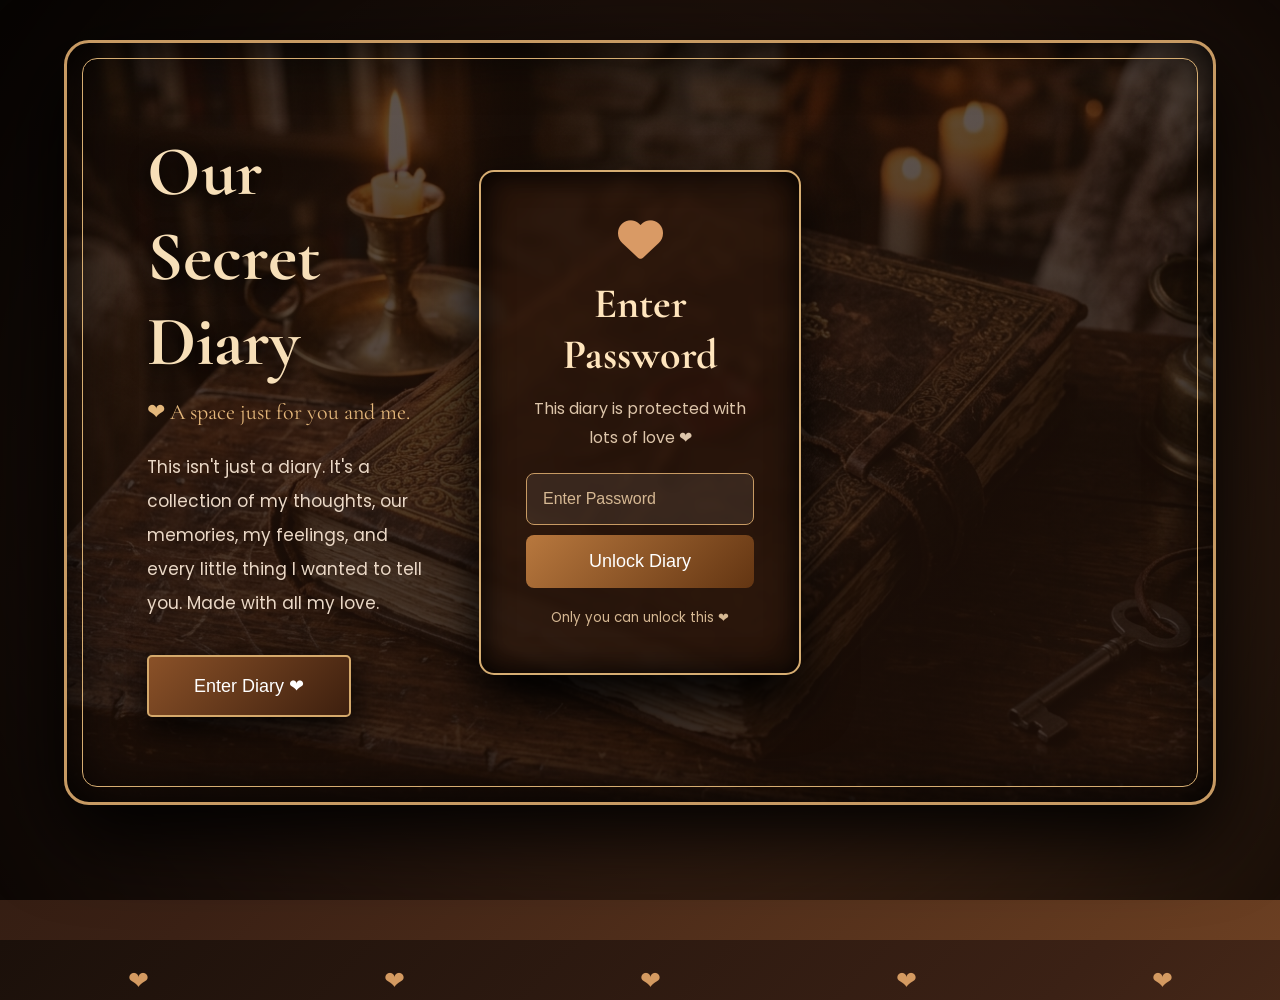
<file: index.html>
<!doctype html>
<html lang="en">
  <head>
    <meta charset="UTF-8" />
    <meta name="viewport" content="width=device-width, initial-scale=1.0" />
    <title>Our Secret Diary</title>
    <link rel="preconnect" href="https://fonts.googleapis.com" />
    <link
      href="https://fonts.googleapis.com/css2?family=Cormorant+Garamond:wght@400;700&family=Poppins:wght@300;400;500&display=swap"
      rel="stylesheet"
    />
    <link rel="stylesheet" href="css/style.css" />
    <link
      rel="stylesheet"
      href="https://cdnjs.cloudflare.com/ajax/libs/font-awesome/6.6.0/css/all.min.css"
    />
  </head>
  <body>
    <div class="overlay"></div>
    <header>
      <div class="left">
        <h1>Our Secret Diary</h1>
        <p class="tagline">❤ A space just for you and me.</p>
        <p class="description">
          This isn't just a diary. It's a collection of my thoughts, our
          memories, my feelings, and every little thing I wanted to tell you.
          Made with all my love.
        </p>
        <button onclick="location.href = 'login.html'">Enter Diary ❤</button>
      </div>
      <div class="center"><img src="images/diary.png" class="diary" /></div>
      <div class="right">
        <div class="login-card">
          <i class="fa-solid fa-heart heart"></i>
          <h2>Enter Password</h2>
          <p>This diary is protected with lots of love ❤</p>
          <input type="password" placeholder="Enter Password" id="password" />
<button id="unlockBtn" onclick="checkPassword()">Unlock Diary</button>          <small> Only you can unlock this ❤ </small>
        </div>
      </div>
    </header>
    <div class="floating-hearts">
      <span>❤</span> <span>❤</span> <span>❤</span> <span>❤</span> <span>❤</span>
    </div>
    <script src="js/password.js"></script>
  </body>
</html>
</file>
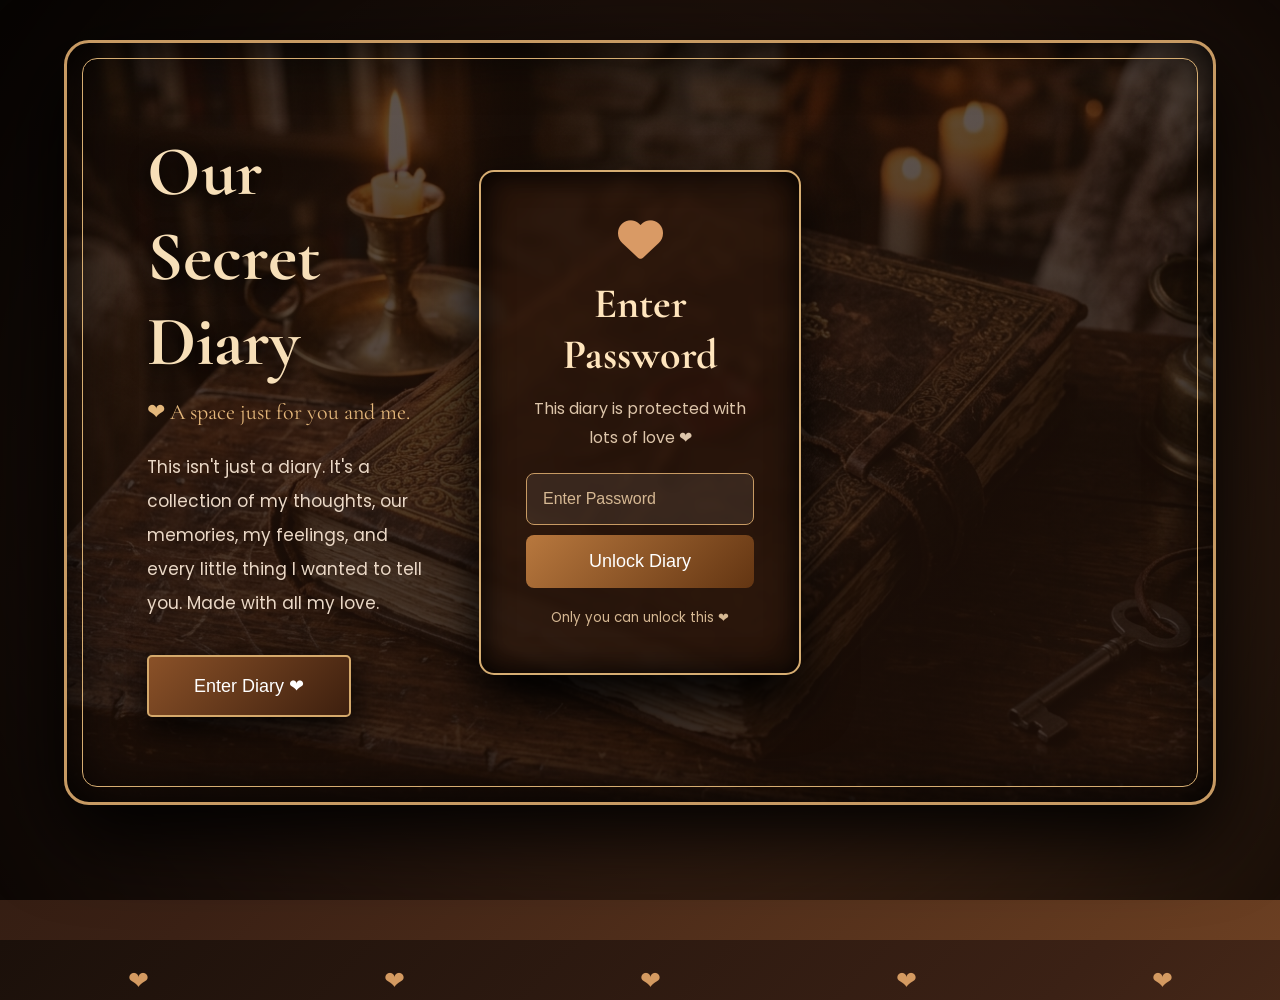
<file: dashboard.html>
<!-- ========================= -->
<!-- dashboard.html (PART 1) -->
<!-- Paste from <!DOCTYPE html> -->
<!-- up to Hero Section -->
<!-- ========================= -->

<!DOCTYPE html>
<html lang="en">

<head>

    <meta charset="UTF-8">

    <meta name="viewport"
        content="width=device-width, initial-scale=1.0">

    <title>Our Secret Diary</title>

    <link rel="stylesheet" href="css/dashboard.css">

    <link rel="preconnect"
        href="https://fonts.googleapis.com">

    <link
        href="https://fonts.googleapis.com/css2?family=Poppins:wght@300;400;500;600&family=Cormorant+Garamond:wght@400;600;700&display=swap"
        rel="stylesheet">

    <link rel="stylesheet"
        href="https://cdnjs.cloudflare.com/ajax/libs/font-awesome/6.6.0/css/all.min.css">

</head>

<body>

<div class="book-wrapper">

<div class="book-shadow"></div>

<div class="book">

    <!-- ========================= -->
    <!-- LEFT PAGE -->
    <!-- ========================= -->

    <section class="left-page">

        <div class="page-overlay"></div>

        <aside class="sidebar">

            <div class="profile">

                <div class="profile-frame">

                    <img src="images/profile.jpg"
                        alt="Profile">

                </div>

                <h2><b>❤️JISO❤️</b></h2>

                <p>Forever Together</p>

            </div>

            <ul>

                <li class="active"
                    onclick="window.location.href='dashboard.html'">

                    <i class="fa-solid fa-house"></i>

                    <span>Home</span>

                </li>

                <li
                    onclick="window.location.href='letters.html'">

                    <i class="fa-solid fa-envelope"></i>

                    <span>Letters</span>

                </li>

                <li
                    onclick="window.location.href='book.html'">

                    <i class="fa-solid fa-heart"></i>

                    <span>Reasons</span>

                </li>

                <li
                    onclick="window.location.href='gallery.html'">

                    <i class="fa-solid fa-image"></i>

                    <span>Gallery</span>

                </li>

                <li
                    onclick="window.location.href='timeline.html'">

                    <i class="fa-solid fa-clock"></i>

                    <span>Timeline</span>

                </li>

                <li
                    onclick="window.location.href='song.html'">

                    <i class="fa-solid fa-music"></i>

                    <span>Our Song</span>

                </li>

                <li onclick="logout()">

                    <i class="fa-solid fa-right-from-bracket"></i>

                    <span>Logout</span>

                </li>

            </ul>

            <div class="left-footer">

                <p>

                    “Every page I write...<br>
                    becomes another reason<br>
                    to love you.”

                </p>

            </div>

        </aside>

    </section>

    <!-- ========================= -->
    <!-- BOOK SPINE -->
    <!-- ========================= -->

    <div class="book-spine">

        <div class="spine-line"></div>

        <div class="spine-line two"></div>

        <div class="bookmark"></div>

    </div>

    <!-- ========================= -->
    <!-- RIGHT PAGE -->
    <!-- ========================= -->

    <section class="right-page">

        <div class="page-overlay"></div>

        <main>

            <header>

                <div>

                    <h1>Hello My Love ❤️</h1>

                    <p class="small-title">

                        Our Secret Diary

                    </p>

                </div>

                <div class="search">

                    <input
                        type="text"
                        placeholder="Search memories...">

                </div>

            </header>

            <!-- HERO -->

            <section class="hero">

                <div class="hero-content">

                    <span class="hero-tag">

                        OUR LOVE STORY

                    </span>

                    <h2>

                        Welcome To
                        Our Secret Diary

                    </h2>

                    <p>

                        Every page of this diary
                        holds a memory,

                        every memory holds
                        a smile,

                        and every smile
                        reminds me of you.

                    </p>

                    <button
                        onclick="window.location.href='letter-view.html?letter=1'">

                        Open Today's Letter ❤️

                    </button>

                </div>

                <div class="hero-image">

                    <img src="images/profile4.jpg"
                        alt="Diary">

                </div>

            </section>

            <h2 class="heading">

                Explore Our Love Story

            </h2>
<!-- ========================= -->

<div class="library">


    <div class="library-grid">

        <div class="book-card"
            onclick="window.location.href='letters.html'">

            <div class="book-spine"></div>

            <div class="book-cover">

                <i class="fa-solid fa-envelope"></i>

                <h4>Letters</h4>

            </div>

        </div>


        <div class="book-card"
            onclick="window.location.href='book.html'">

            <div class="book-spine"></div>

            <div class="book-cover">

                <i class="fa-solid fa-heart"></i>

                <h4>100 Reasons</h4>

            </div>

        </div>


        <div class="book-card"
            onclick="window.location.href='gallery.html'">

            <div class="book-spine"></div>

            <div class="book-cover">

                <i class="fa-solid fa-camera"></i>

                <h4>Memories</h4>

            </div>

        </div>


        <div class="book-card"
            onclick="window.location.href='surprises.html'">

            <div class="book-spine"></div>

            <div class="book-cover">

                <i class="fa-solid fa-gift"></i>

                <h4>Surprises</h4>

            </div>

        </div>


        <div class="book-card"
            onclick="window.location.href='dreams.html'">

            <div class="book-spine"></div>

            <div class="book-cover">

                <i class="fa-solid fa-star"></i>

                <h4>Dreams</h4>

            </div>

        </div>


        <div class="book-card"
            onclick="window.location.href='timeline.html'">

            <div class="book-spine"></div>

            <div class="book-cover">

                <i class="fa-solid fa-clock"></i>

                <h4>Timeline</h4>

            </div>

        </div>

        <div class="book-card"
onclick="window.location.href='write-letter.html'">

    <div class="book-spine"></div>

    <div class="book-cover">

        <i class="fa-solid fa-pen"></i>

        <h4>Write Letter</h4>

    </div>

</div>

    </div>

</div>

<!-- =========================
NEXT MESSAGE:
dashboard.css Library Part-1
========================= -->

</main>

</section>

</div>

</div>

<script src="js/password.js"></script>

</body>

</html>
</file>
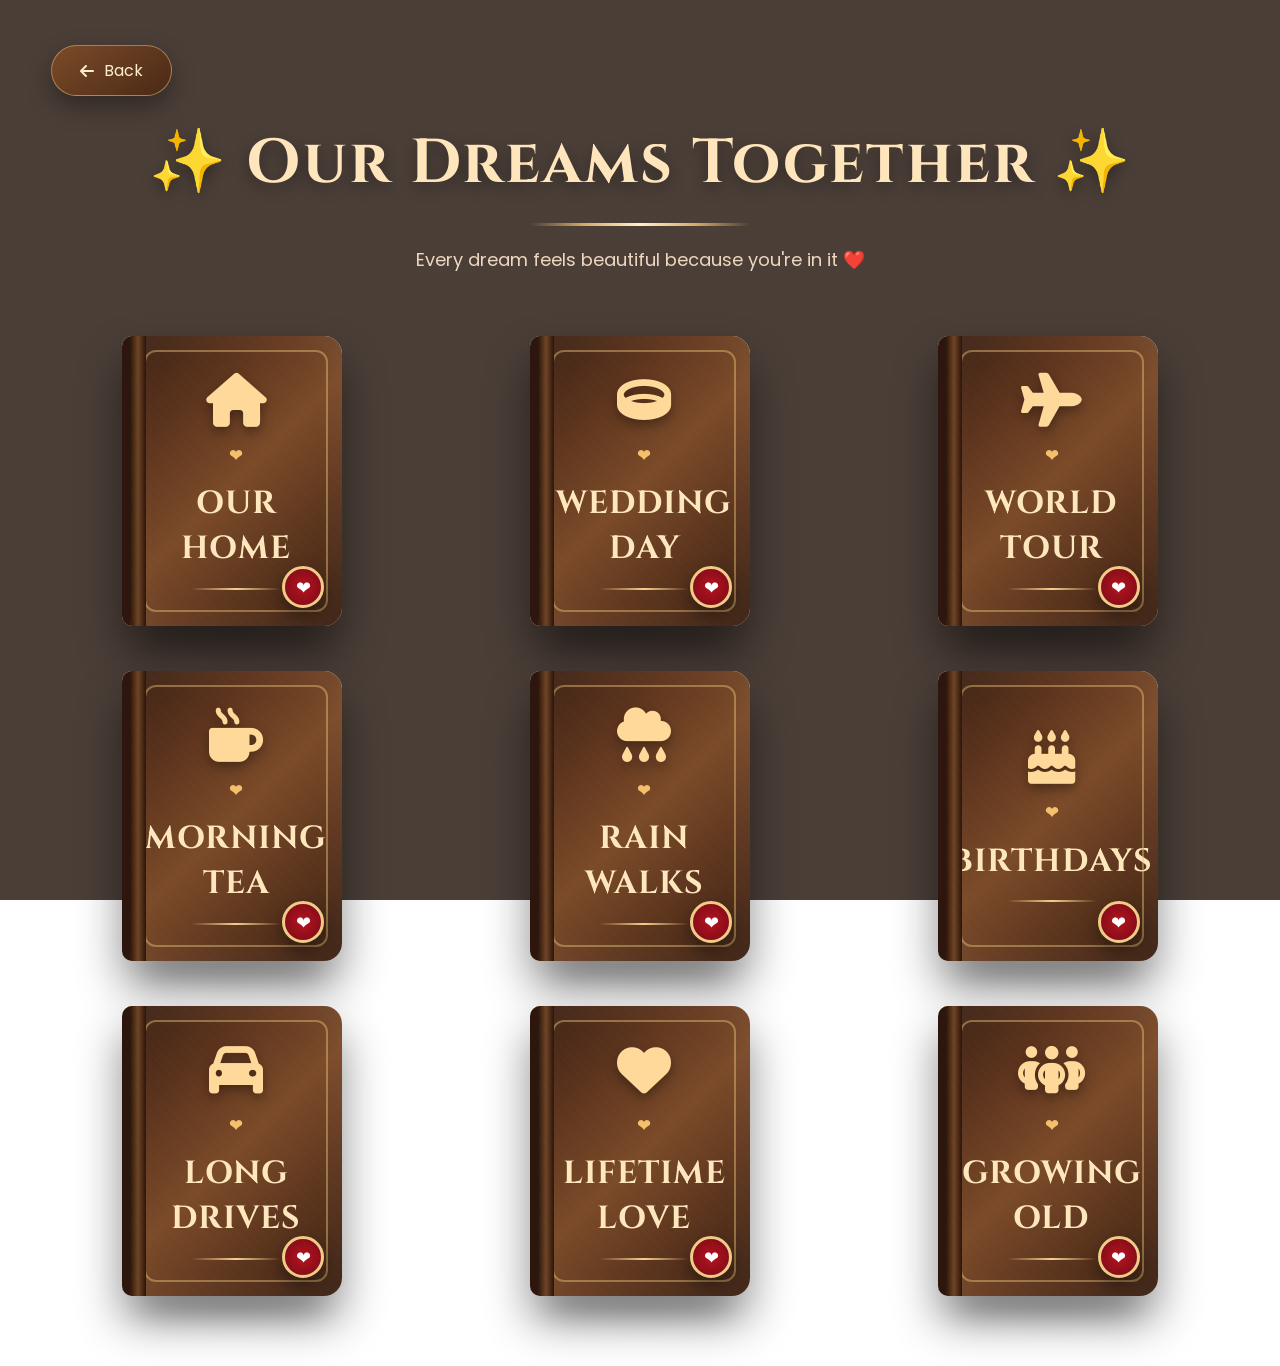
<file: dreams.html>
<!DOCTYPE html>
<html lang="en">

<head>

<meta charset="UTF-8">
<meta name="viewport" content="width=device-width, initial-scale=1.0">

<title>Our Dreams ❤️</title>

<link rel="stylesheet" href="css/dreams.css">

<link href="https://fonts.googleapis.com/css2?family=Poppins:wght@300;400;500&family=Cormorant+Garamond:wght@700&display=swap" rel="stylesheet">

<link rel="stylesheet"
href="https://cdnjs.cloudflare.com/ajax/libs/font-awesome/6.6.0/css/all.min.css">

</head>

<body>
    <audio id="pageSound">
    <source src="assets/sound/page-flip.mp3" type="audio/mp3">
</audio>

<div class="container">

<a href="dashboard.html" class="back">
<i class="fa-solid fa-arrow-left"></i> Back
</a>

<h1>✨ Our Dreams Together ✨</h1>

<p class="subtitle">
Every dream feels beautiful because you're in it ❤️
</p>

<div class="dream-grid">

<!-- Dream 1 -->
<div class="dream-book">
    <div class="book-inner">

        <div class="book-cover">
            <span></span>
            <i class="fa-solid fa-house"></i>
            <h2>Our Home</h2>
            <div class="seal">❤</div>
        </div>

        <div class="book-page">
            <h3>🏡 Dream</h3>
            <p>
                One day we'll have a small cozy home filled with love,
                laughter, plants, books and endless memories.
            </p>
        </div>

    </div>
</div>

<!-- Dream 2 -->
<div class="dream-book">
    <div class="book-inner">

        <div class="book-cover">
            <span></span>
            <i class="fa-solid fa-ring"></i>
            <h2>Wedding Day</h2>
            <div class="seal">❤</div>
        </div>

        <div class="book-page">
            <h3>💍 Dream</h3>
            <p>
                Becoming Mr. & Mrs. and promising forever in front of everyone.
            </p>
        </div>

    </div>
</div>

<!-- Dream 3 -->
<div class="dream-book">
    <div class="book-inner">

        <div class="book-cover">
            <span></span>
            <i class="fa-solid fa-plane"></i>
            <h2>World Tour</h2>
            <div class="seal">❤</div>
        </div>

        <div class="book-page">
            <h3>✈️ Dream</h3>
            <p>
                Exploring beautiful places together and creating unforgettable memories.
            </p>
        </div>

    </div>
</div>

<!-- Dream 4 -->
<div class="dream-book">
    <div class="book-inner">

        <div class="book-cover">
            <span></span>
            <i class="fa-solid fa-mug-hot"></i>
            <h2>Morning Tea</h2>
            <div class="seal">❤</div>
        </div>

        <div class="book-page">
            <h3>☕ Dream</h3>
            <p>
                Every morning starts with tea, smiles and your sleepy face beside me.
            </p>
        </div>

    </div>
</div>

<!-- Dream 5 -->
<div class="dream-book">
    <div class="book-inner">

        <div class="book-cover">
            <span></span>
            <i class="fa-solid fa-cloud-rain"></i>
            <h2>Rain Walks</h2>
            <div class="seal">❤</div>
        </div>

        <div class="book-page">
            <h3>🌧️ Dream</h3>
            <p>
                Walking hand in hand during rainy evenings without an umbrella.
            </p>
        </div>

    </div>
</div>

<!-- Dream 6 -->
<div class="dream-book">
    <div class="book-inner">

        <div class="book-cover">
            <span></span>
            <i class="fa-solid fa-cake-candles"></i>
            <h2>Birthdays</h2>
            <div class="seal">❤</div>
        </div>

        <div class="book-page">
            <h3>🎂 Dream</h3>
            <p>
                Celebrating every birthday together with lots of love and cake.
            </p>
        </div>

    </div>
</div>

<!-- Dream 7 -->
<div class="dream-book">
    <div class="book-inner">

        <div class="book-cover">
            <span></span>
            <i class="fa-solid fa-car"></i>
            <h2>Long Drives</h2>
            <div class="seal">❤</div>
        </div>

        <div class="book-page">
            <h3>🚗 Dream</h3>
            <p>
                No destination, just music, coffee, your hand in mine and endless roads.
            </p>
        </div>

    </div>
</div>

<!-- Dream 8 -->
<div class="dream-book">
    <div class="book-inner">

        <div class="book-cover">
            <span></span>
            <i class="fa-solid fa-heart"></i>
            <h2>Lifetime Love</h2>
            <div class="seal">❤</div>
        </div>

        <div class="book-page">
            <h3>❤️ Dream</h3>
            <p>
                Choosing each other every single day, no matter what life brings.
            </p>
        </div>

    </div>
</div>

<!-- Dream 9 -->
<div class="dream-book">
    <div class="book-inner">

        <div class="book-cover">
            <span></span>
            <i class="fa-solid fa-people-group"></i>
            <h2>Growing Old</h2>
            <div class="seal">❤</div>
        </div>

        <div class="book-page">
            <h3>👵👴 Dream</h3>
            <p>
                Even when our hair turns white, I still want to hold your hand forever.
            </p>
        </div>

    </div>
</div>

    <!-- Remaining dreams bhi isi pattern me -->

</div>

</div>

<script src="js/dreams.js"></script>

</body>
</html>
</file>
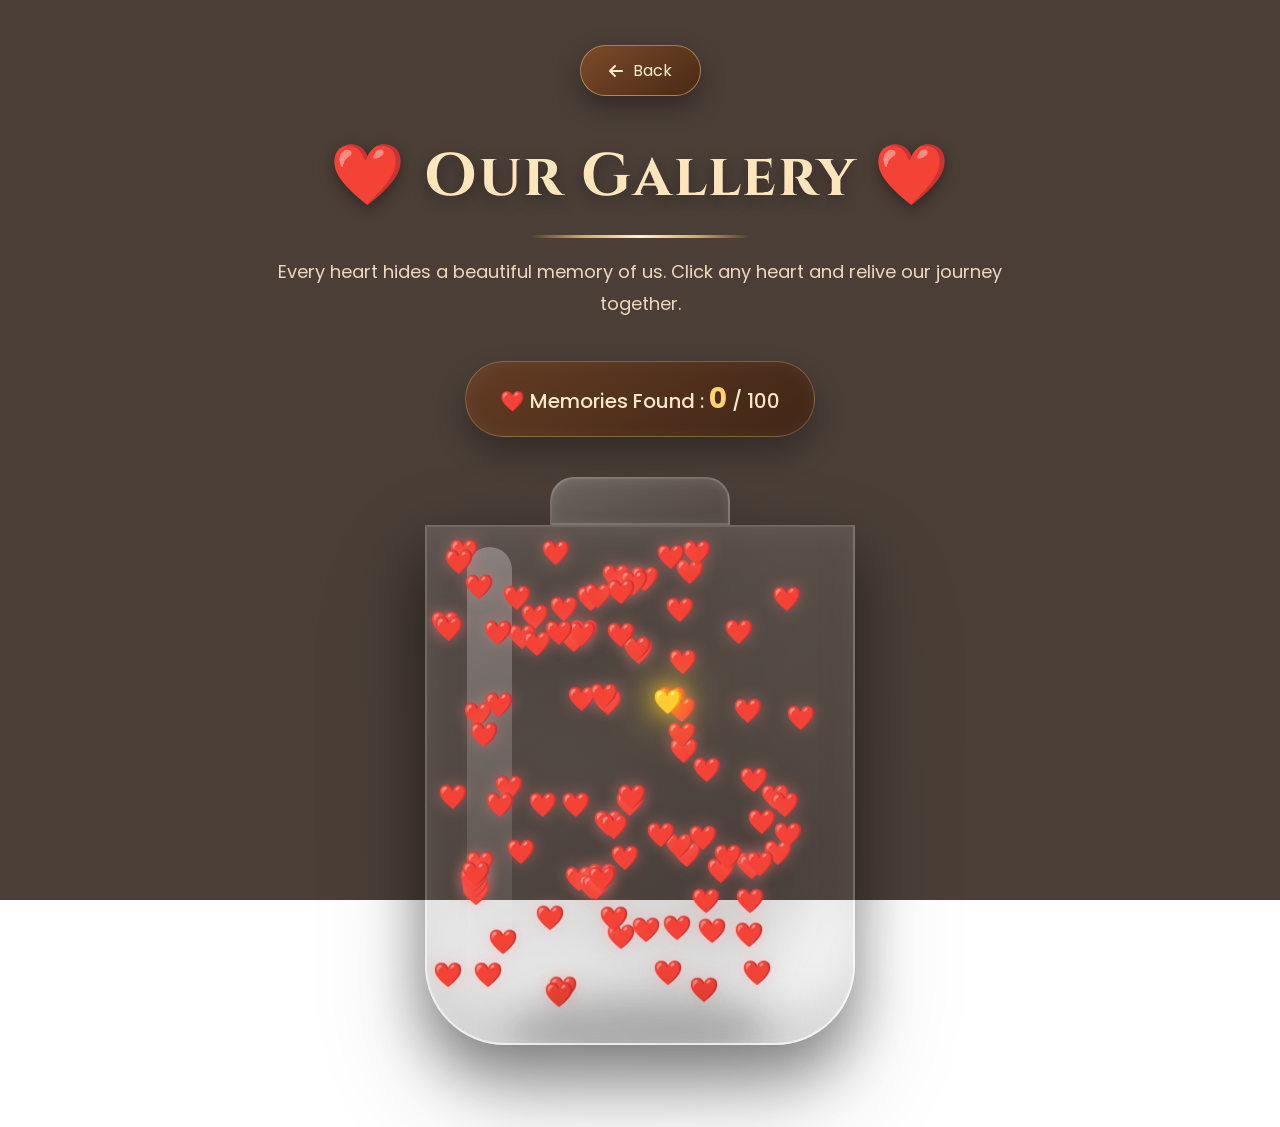
<file: gallery.html>
<!DOCTYPE html>
<html lang="en">

<head>

<meta charset="UTF-8">
<meta name="viewport" content="width=device-width, initial-scale=1.0">

<title>Gallery ❤️</title>

<link rel="stylesheet" href="css/gallery.css">

<link href="https://fonts.googleapis.com/css2?family=Poppins:wght@300;400;500&family=Cormorant+Garamond:wght@700&display=swap" rel="stylesheet">

<link rel="stylesheet"
href="https://cdnjs.cloudflare.com/ajax/libs/font-awesome/6.6.0/css/all.min.css">

</head>

<body>

<div class="container">

<a href="dashboard.html" class="back">
<i class="fa-solid fa-arrow-left"></i>
Back
</a>

<h1>❤️ Our Gallery ❤️</h1>

<p class="subtitle">
Every heart hides a beautiful memory of us.
Click any heart and relive our journey together.
</p>

<div class="progress">

❤️ Memories Found :
<span id="count">0</span> / 100

</div>

<!-- Jar -->

<div class="jar">

<div class="jar-neck"></div>

<div class="jar-body" id="jar">

<!-- Hearts Generate Here -->

</div>

</div>

</div>

<!-- Popup -->

<div id="popup">

<div class="popup-box">

<span class="close">&times;</span>

<h2 id="memoryTitle"></h2>

<p id="memoryText"></p>

</div>

</div>

<script src="js/gallery.js"></script>

</body>

</html>
</file>
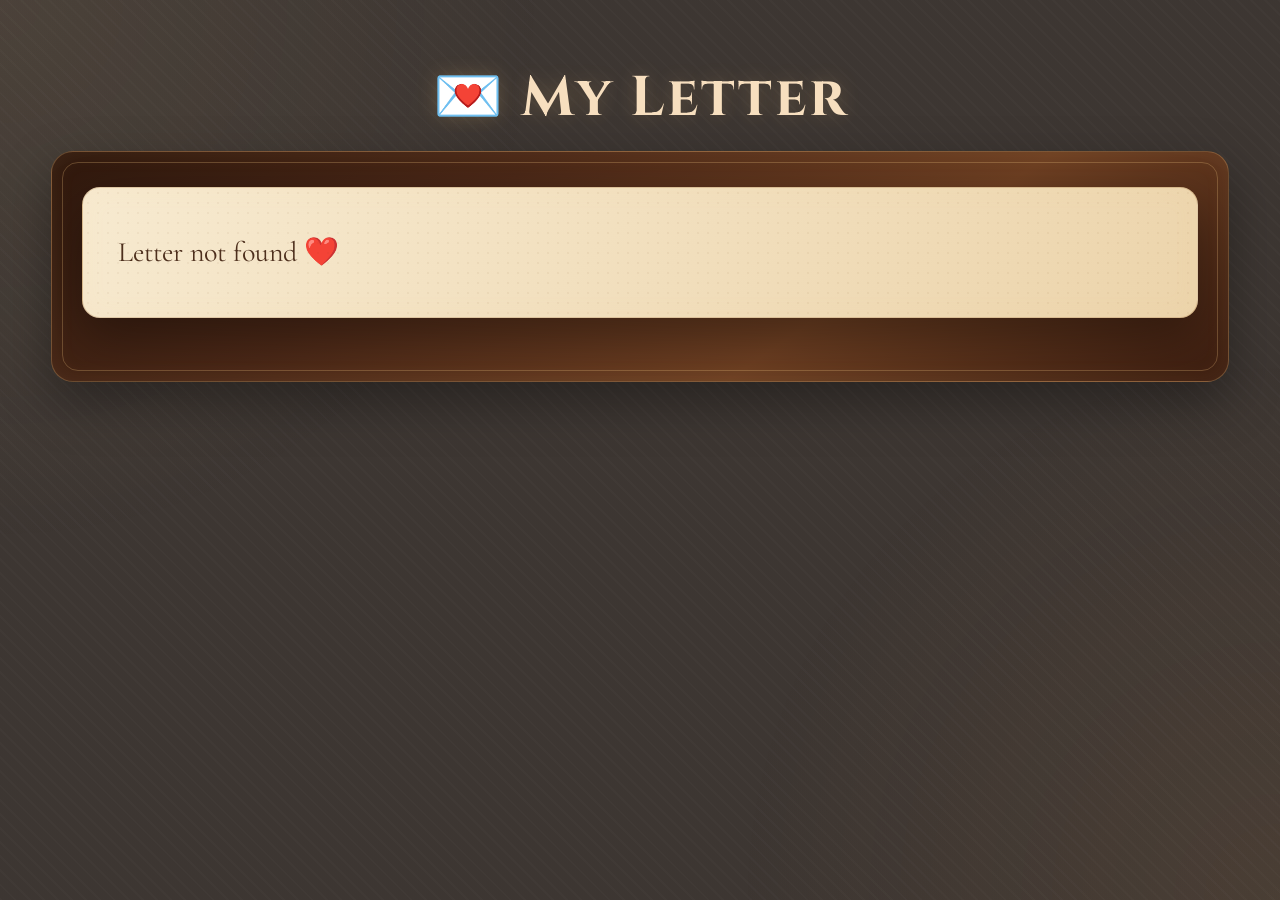
<file: letter-view.html>
<!DOCTYPE html>
<html lang="en">

<head>

<meta charset="UTF-8">

<meta name="viewport" content="width=device-width, initial-scale=1.0">

<title>Love Letter ❤️</title>

<link rel="stylesheet" href="css/letters.css">

</head>

<body>

<div class="container">

<h1>💌 My Letter</h1>

<div class="letter-card">

<p id="letterText"></p>

</div>

</div>

<script>

const letters = {

1: `My Love,

Ye din kabhi mai nhi bhul skti (05-sep-2022),
Is din mere life me bhut badi chiz hui normally mai imagine nhi krti thi ki mai bhi kisi ko like kr skti hu ya itna pyaar 
Tum meri life ki sb se pyaari memory ho 
THANK YOU FOR EVERYTHING
LOVE YOU BACHA❤️🫂.

Thank you for coming into my life. ❤️`,

2: `You are my peace, 🕊️
my happiness, 🌸
my biggest support, 🤝
and my favourite person. ❤️

Sach bataun... 🥺 Main tumse bahut pyaar karna chahti hoon. Main tumhe woh sab dena chahti hoon jo tum deserve karte ho—love, care, respect aur har woh chhoti-badi happiness jo main de sakti hoon. ❤️
Tumhari smile dekhkar mujhe sukoon milta hai. 😊 Main bas tumhe hamesha khush dekhna chahti hoon. 💖
Yrr, tumhare saath life mein aage badhna chahti hoon, naye memories banana chahti hoon, har problem mein tumhare saath khadi rehna chahti hoon, aur har khushi tumhare saath celebrate karna chahti hoon. ✨🤍
I love everything about you—your smile, your nature, the way you care, the way you love me, the way you make me feel safe, and simply... the way you are. 🥹❤️
Thank you for being a part of my life. 🌹 I hope we always stay together, keep growing together, and keep choosing each other. ❤️♾️
`,

3: `I dream of growing old with you, 🏡💕
travelling together, ✈️🌍
building our home, 🏠🤍
and creating thousands of beautiful memories together. 📸✨❤️

Aur ek baat jo shayad main kabhi words mein properly express hi nahi kar paati... 🥺💗
Mujhe pata hai ki abhi main tumhe utna pyaar ya attention show nahi kar paati jitna ek girlfriend karti hai, ya jitna tum deserve karte ho. 😔 Shayad main apni feelings express karne mein itni achhi nahi hoon... but please kabhi ye mat sochna ki meri feelings kam hain. ❤️
Bacha... 🥹🤍 Main sach mein tumhare saath apni poori life enjoy karna chahti hoon. Main tumhare saath har chhoti-badi cheez experience karna chahti hoon. 🌸✨
Main chahti hoon ki hum random rides pe jayein, 🚗💨 long drives karein, 🌙 late-night talks karein, ☎️ endless memories banayein, 📸 ek dusre ko tease karein, 😝 romance karein, 💋 thodi si flirting karein, 😉💕 tight hugs dein.🤗💞
Main tumhare saath sirf life spend nahi karna chahti... main tumhare saath life jeena chahti hoon. 🌎❤️ Hr festival, 🎉 hr birthday, 🎂 hr success, 🏆 hr struggle, 🤝 aur hr chhoti si khushi bhi sirf tumhare saath share karna chahti hoon. 🫶
Main chahti hoon ki hum sirf boyfriend-girlfriend hi nahi, balki ek dusre ke best friend, biggest support aur forever home bane rahein. 🥹🏡❤️
Aur ek baat... 🤍
Main words mein kabhi explain nahi kar paungi ki main tumse kitna pyaar karti hoon. 🥺💖 Bas itna jaanti hoon ki jitna log pyaar ke baare mein bolte ya dikhate hain... usse bhi kahin zyada meri feelings tumhare liye hain. ❤️♾️
I may not always say it... 😶💕
I may not always show it... 🥹
But I promise... every beat of my heart belongs to you. ❤️🫀
Forever yours, bacha... 🫂💖✨
`,

4: `Whenever you miss me... 🥺❤️

Bas apni aankhein band karna. 🌙
Ek chhoti si smile dena. 😊
Aur yaad rakhna... main hamesha tumhare saath hoon. 🤍
Chahe hum kitne bhi door kyun na ho, meri duayein, meri care aur mera pyaar hamesha tumhare saath rahega. 🫶✨
Kabhi bhi lage ki main paas nahi hoon, bas apne dil se poochhna... wahan tumhe meri hi feelings milengi. ❤️
Main hamesha tumhari happiness ke liye pray karungi, tumhara support banne ki koshish karungi, aur har din tumse thoda jada pyaar karungi jitna aaj karti hoon. 🥹💖
I love you... today, tomorrow, and forever. ♾️❤️
`

};

const params = new URLSearchParams(window.location.search);

const id = params.get("letter");

document.getElementById("letterText").innerText = letters[id] || "Letter not found ❤️";

</script>

</body>

</html>
</file>
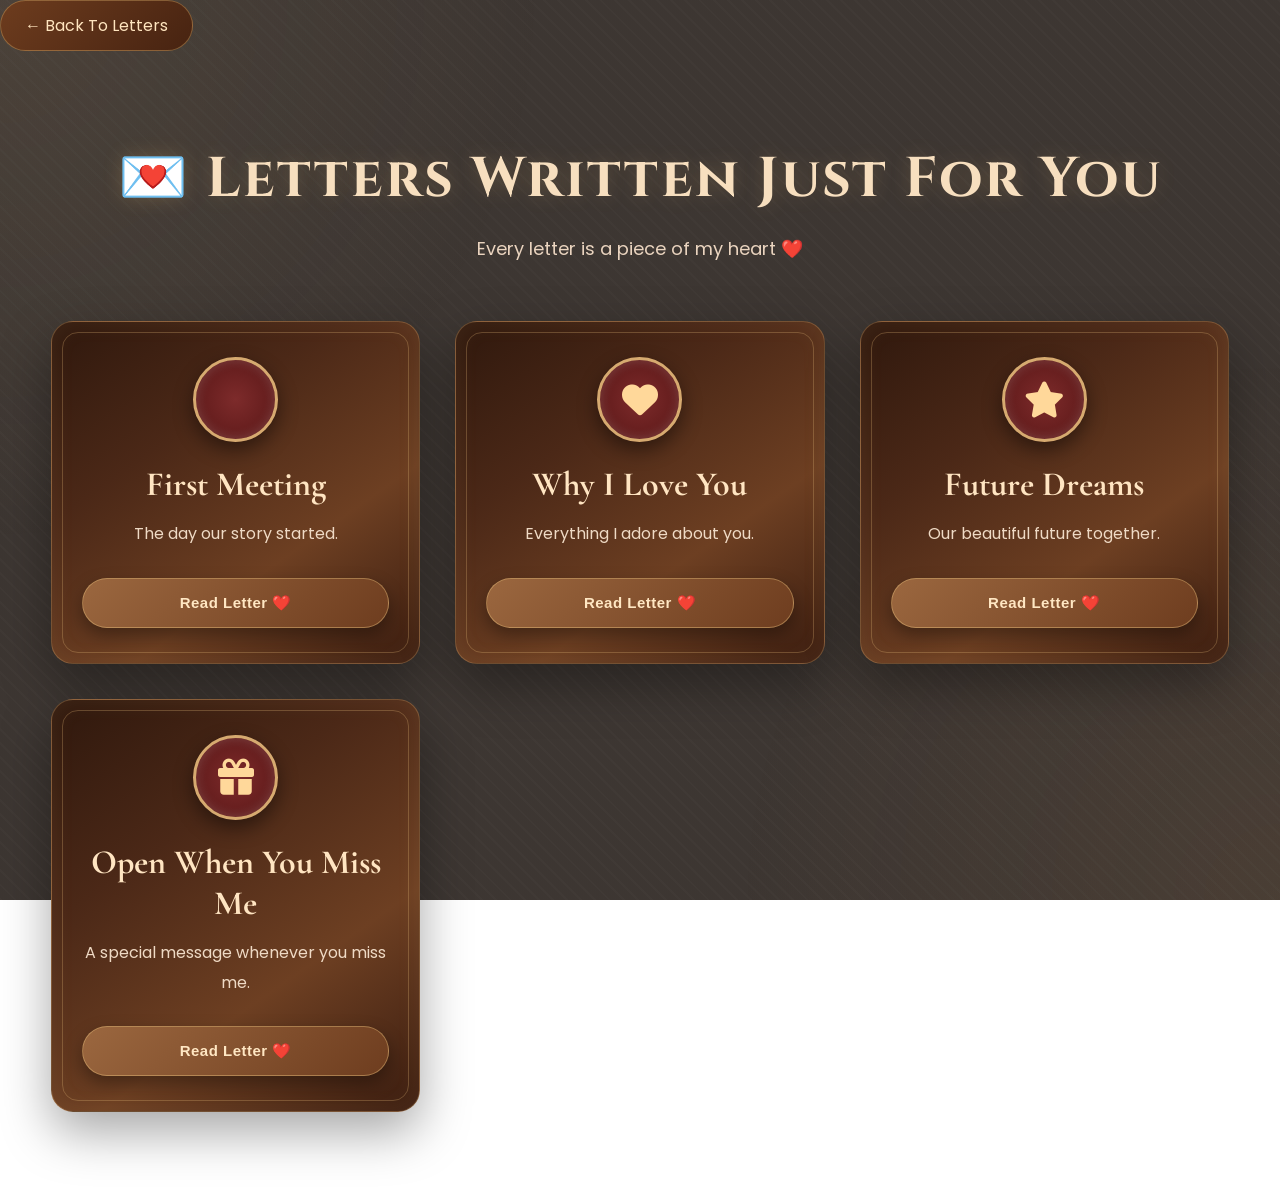
<file: letters.html>
<!DOCTYPE html>
<html lang="en">

<head>

    <meta charset="UTF-8">
    <meta name="viewport" content="width=device-width, initial-scale=1.0">

    <title>Love Letters ❤️</title>

    <link rel="stylesheet" href="css/letters.css">

    <link rel="preconnect" href="https://fonts.googleapis.com">

    <link href="https://fonts.googleapis.com/css2?family=Poppins:wght@300;400;500;600&family=Cormorant+Garamond:wght@700&display=swap" rel="stylesheet">

    <link rel="stylesheet"
        href="https://cdnjs.cloudflare.com/ajax/libs/font-awesome/6.6.0/css/all.min.css">

</head>

<body>
    <a href="dashboard.html" class="back-btn">
    ← Back To Letters
</a>

<div class="container">

<h1>💌 Letters Written Just For You</h1>

<p class="subtitle">
Every letter is a piece of my heart ❤️
</p>

<div class="letters-grid">

<div class="letter-card">

<i class="fa-solid fa-envelope-open-heart"></i>

<h2>First Meeting</h2>

<p>The day our story started.</p>

<button data-id="1">Read Letter ❤️</button>

</div>

<div class="letter-card">

<i class="fa-solid fa-heart"></i>

<h2>Why I Love You</h2>

<p>Everything I adore about you.</p>

<button data-id="2">Read Letter ❤️</button>

</div>

<div class="letter-card">

<i class="fa-solid fa-star"></i>

<h2>Future Dreams</h2>

<p>Our beautiful future together.</p>

<button data-id="3">Read Letter ❤️</button>

</div>

<div class="letter-card">

<i class="fa-solid fa-gift"></i>

<h2>Open When You Miss Me</h2>

<p>A special message whenever you miss me.</p>

<button data-id="4">Read Letter ❤️</button>

</div>

</div>

</div>

<script src="js/letter.js"></script>

</body>

</html>
</file>
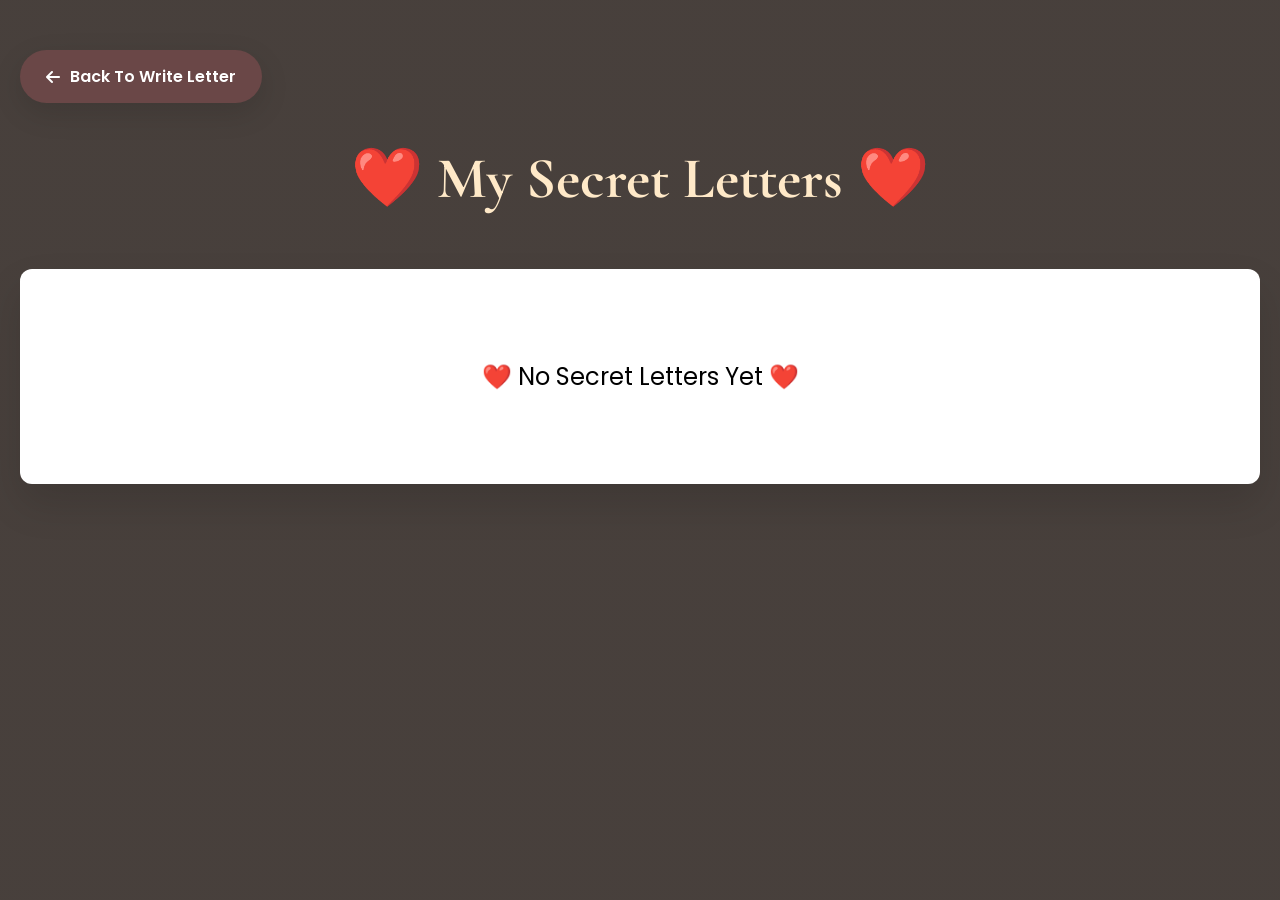
<file: saved-letters.html>
<!DOCTYPE html>
<html lang="en">

<head>

    <meta charset="UTF-8">
    <meta name="viewport" content="width=device-width, initial-scale=1.0">

    <title>My Saved Letters ❤️</title>

    <link rel="stylesheet" href="css/saved-letters.css">

    <link href="https://fonts.googleapis.com/css2?family=Poppins:wght@300;400;500;600&family=Cormorant+Garamond:wght@700&display=swap" rel="stylesheet">

    <link rel="stylesheet"
        href="https://cdnjs.cloudflare.com/ajax/libs/font-awesome/6.6.0/css/all.min.css">

</head>

<body>

<div class="container">

    <a href="write-letter.html" class="back-btn">

        <i class="fa-solid fa-arrow-left"></i>

        Back To Write Letter

    </a>

    <h1>❤️ My Secret Letters ❤️</h1>

    <div id="lettersContainer" class="letters-container">

    </div>

</div>

<script src="js/saved-letters.js"></script>

</body>

</html>
</file>
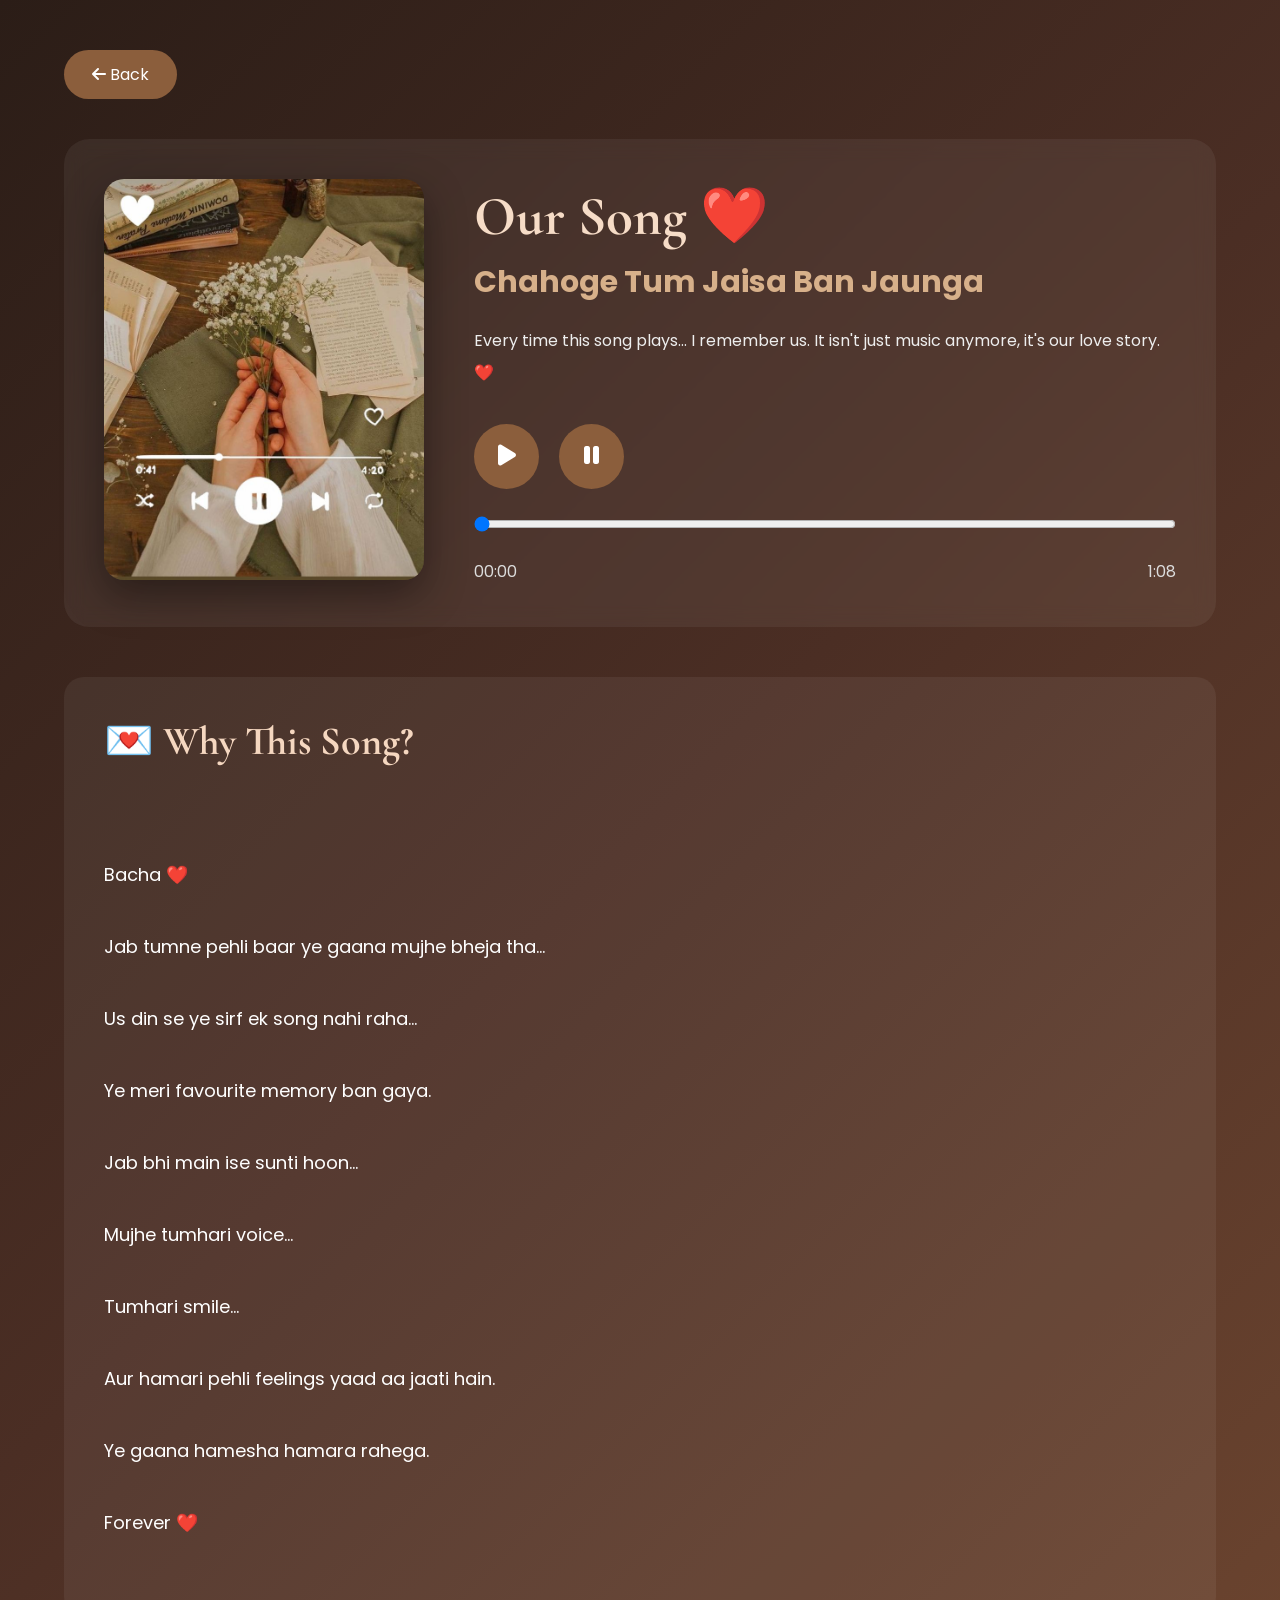
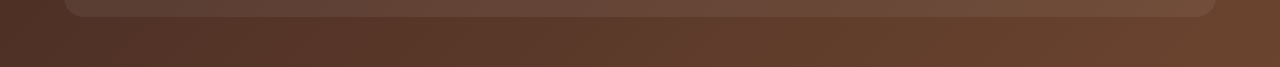
<file: song.html>
<!DOCTYPE html>
<html lang="en">
<head>

<meta charset="UTF-8">
<meta name="viewport" content="width=device-width, initial-scale=1.0">

<title>Our Song ❤️</title>

<link rel="stylesheet" href="css/song.css">

<link href="https://fonts.googleapis.com/css2?family=Poppins:wght@300;400;500&family=Cormorant+Garamond:wght@700&display=swap" rel="stylesheet">

<link rel="stylesheet"
href="https://cdnjs.cloudflare.com/ajax/libs/font-awesome/6.6.0/css/all.min.css">

</head>

<body>

<div class="container">

<a href="dashboard.html" class="back">
<i class="fa-solid fa-arrow-left"></i> Back
</a>

<div class="player">

<div class="cover">

<img src="images/song-cover.jpg">

</div>

<div class="details">

<h1>Our Song ❤️</h1>

<h2>Chahoge Tum Jaisa Ban Jaunga</h2>

<p>Every time this song plays...
I remember us.
It isn't just music anymore,
it's our love story. ❤️</p>

<audio id="audio">

<source src="music/our-song.mp3" type="audio/mpeg">

</audio>

<div class="controls">

<button id="play">
<i class="fa-solid fa-play"></i>
</button>

<button id="pause">
<i class="fa-solid fa-pause"></i>
</button>

</div>

<div class="progress">

<input
type="range"
id="seek"
value="0"
min="0"
max="100">

</div>

<div class="time">

<span id="current">00:00</span>

<span id="duration">00:00</span>

</div>

</div>

</div>

<div class="lyrics">

<h2>💌 Why This Song?</h2>

<p>

Bacha ❤️

Jab tumne pehli baar ye gaana mujhe bheja tha...

Us din se ye sirf ek song nahi raha...

Ye meri favourite memory ban gaya.

Jab bhi main ise sunti hoon...

Mujhe tumhari voice...

Tumhari smile...

Aur hamari pehli feelings yaad aa jaati hain.

Ye gaana hamesha hamara rahega.

Forever ❤️

</p>

</div>

</div>

<script src="js/song.js"></script>

</body>
</html>
</file>
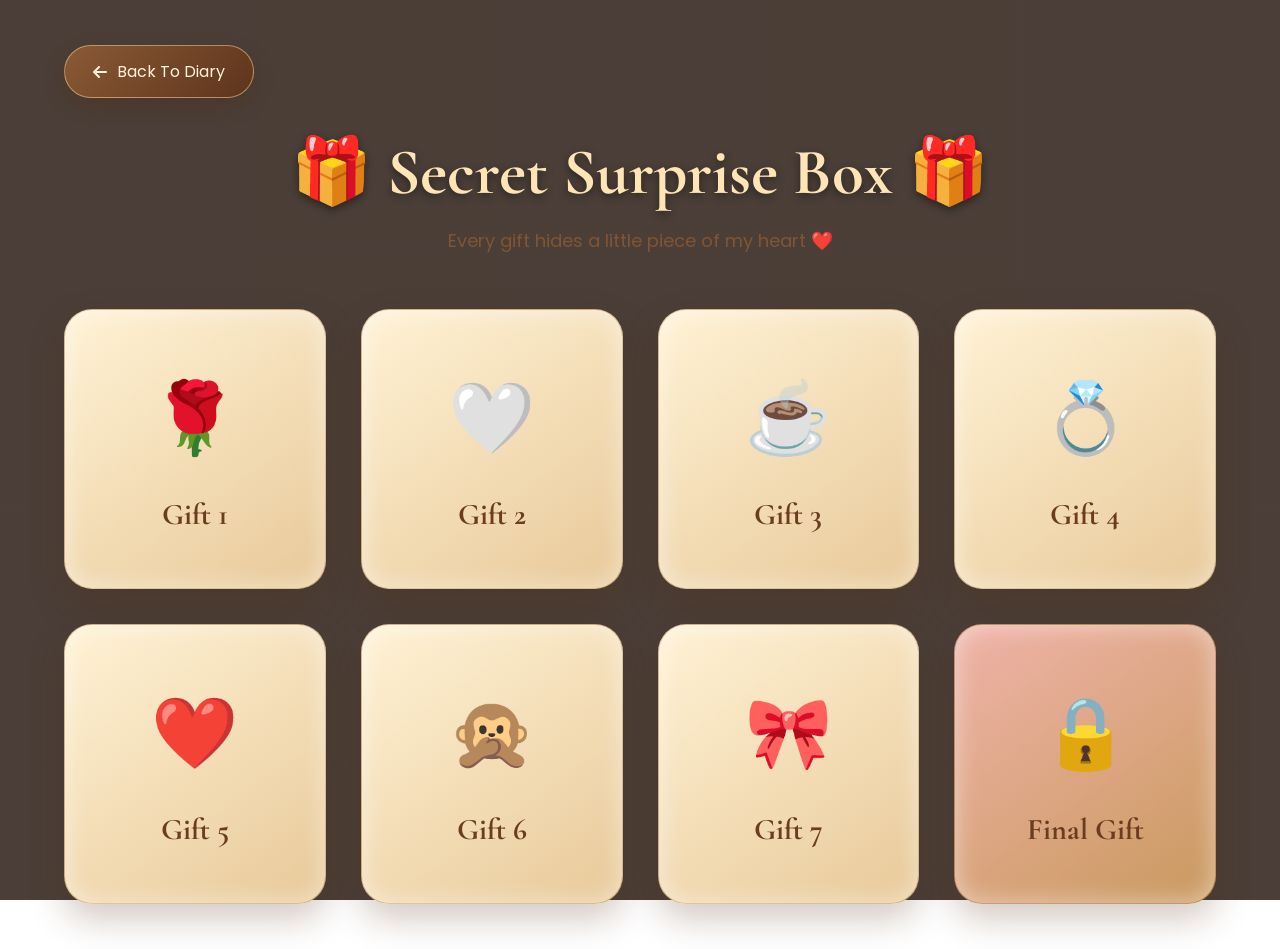
<file: surprises.html>
<!DOCTYPE html>
<html lang="en">

<head>

<meta charset="UTF-8">
<meta name="viewport" content="width=device-width,initial-scale=1">

<title>Secret Surprises ❤️</title>

<link rel="stylesheet" href="css/surprises.css">

<link href="https://fonts.googleapis.com/css2?family=Poppins:wght@300;400;500&family=Cormorant+Garamond:wght@700&display=swap" rel="stylesheet">

<link rel="stylesheet"
href="https://cdnjs.cloudflare.com/ajax/libs/font-awesome/6.6.0/css/all.min.css">

</head>


<body>


<div class="container">


<a href="dashboard.html" class="back">

<i class="fa-solid fa-arrow-left"></i>
Back To Diary

</a>



<h1>
🎁 Secret Surprise Box 🎁
</h1>


<p class="subtitle">

Every gift hides a little piece of my heart ❤️

</p>



<div class="gift-grid">



<div class="gift" onclick="openGift(0)">
🌹
<h2>Gift 1</h2>
</div>



<div class="gift" onclick="openGift(1)">
🤍
<h2>Gift 2</h2>
</div>



<div class="gift" onclick="openGift(2)">
☕
<h2>Gift 3</h2>
</div>



<div class="gift" onclick="openGift(3)">
💍
<h2>Gift 4</h2>
</div>



<div class="gift" onclick="openGift(4)">
❤️
<h2>Gift 5</h2>
</div>


<div class="gift" onclick="openGift(5)">
🙊
<h2>Gift 6</h2>
</div>


<div class="gift" onclick="openGift(6)">
🎀
<h2>Gift 7</h2>
</div>


<div class="gift final" onclick="showLock()">

🔒

<h2>
Final Gift
</h2>

</div>


</div>


</div>




<!-- POPUP -->


<div id="popup">


<div class="popup-box">


<span onclick="closePopup()" class="close">
×
</span>


<h2 id="title"></h2>


<p id="message"></p>



</div>


</div>




<script src="js/surprises.js"></script>


</body>

</html>
</file>
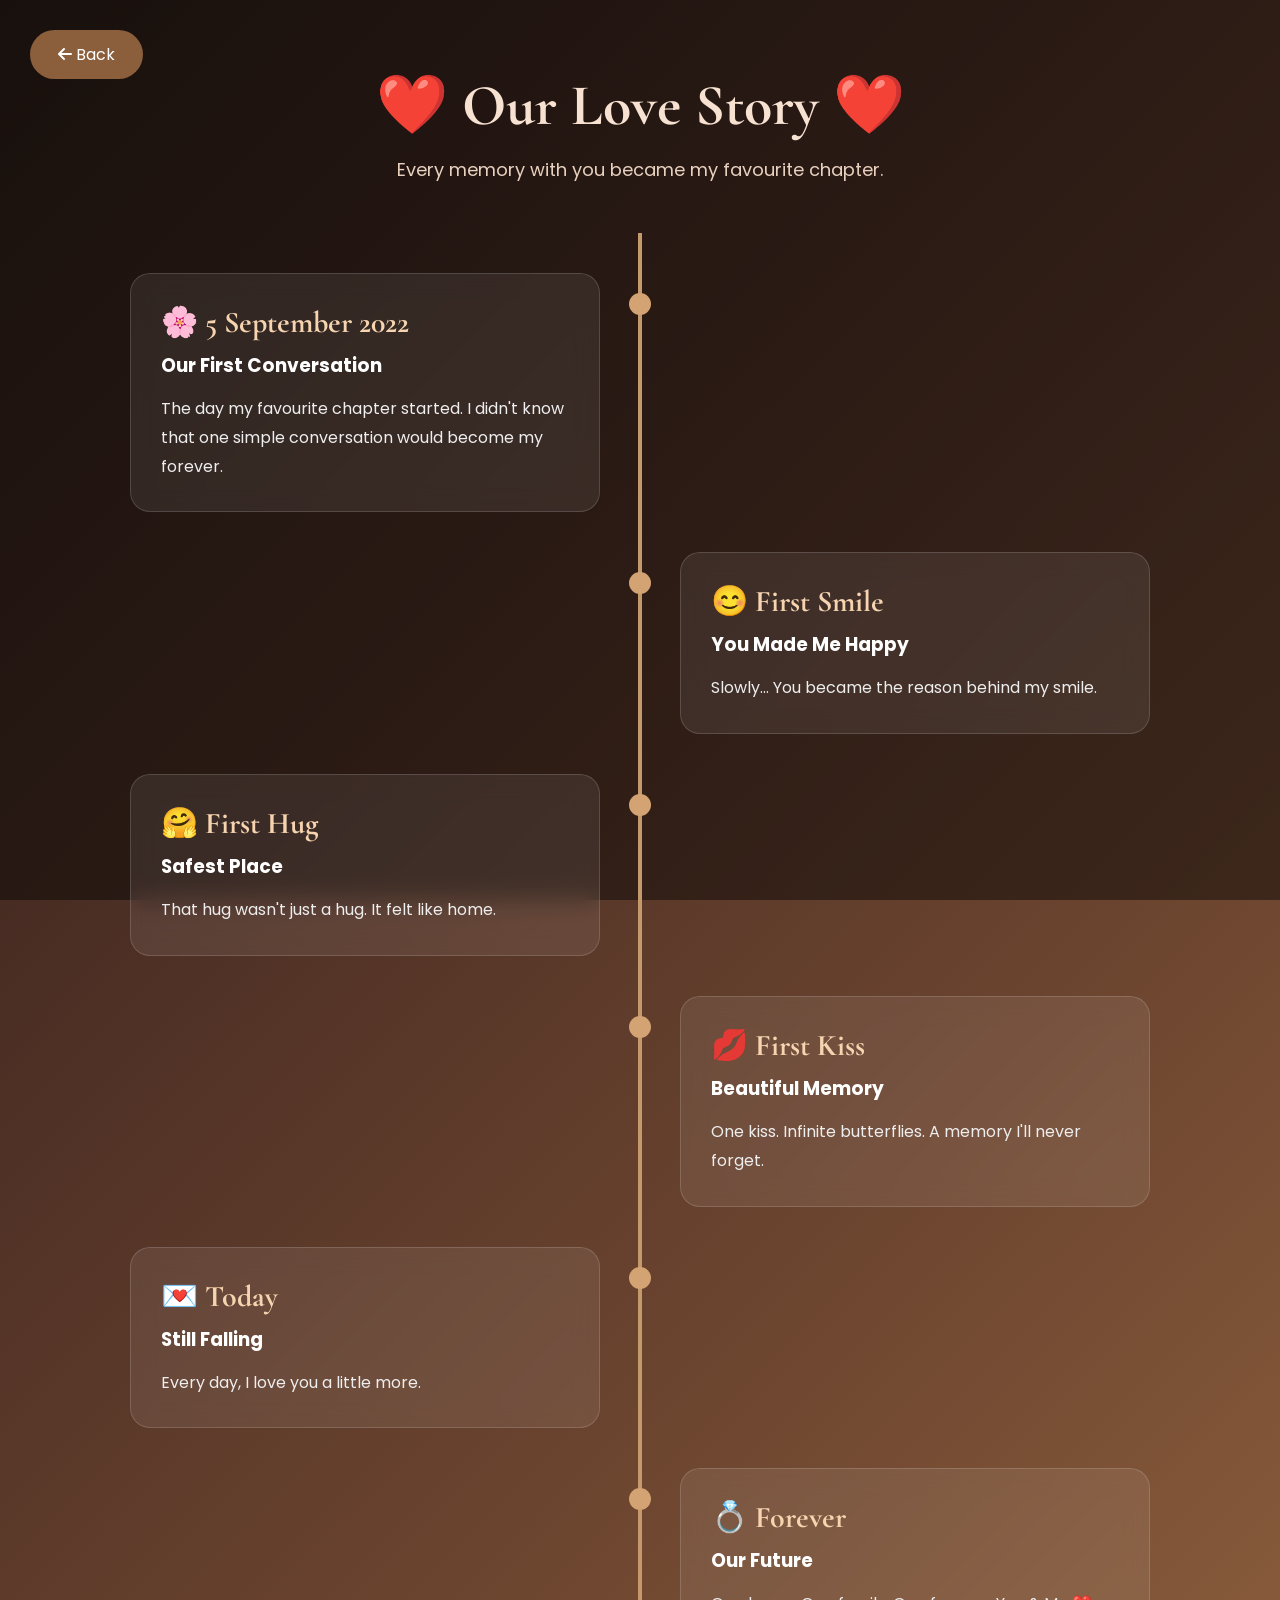
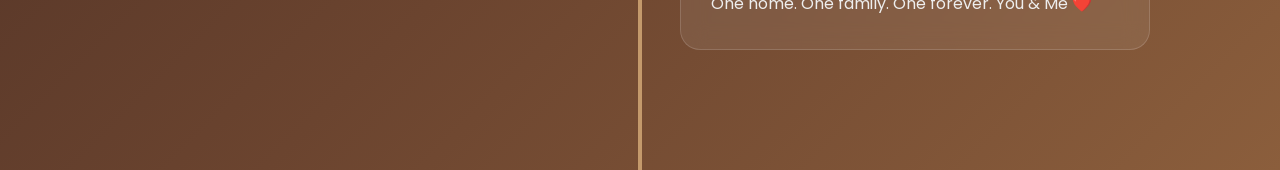
<file: timeline.html>
<!DOCTYPE html>
<html lang="en">

<head>

<meta charset="UTF-8">
<meta name="viewport" content="width=device-width, initial-scale=1.0">

<title>Our Love Story ❤️</title>

<link rel="stylesheet" href="css/timeline.css">

<link rel="preconnect" href="https://fonts.googleapis.com">

<link href="https://fonts.googleapis.com/css2?family=Poppins:wght@300;400;500&family=Cormorant+Garamond:wght@700&display=swap" rel="stylesheet">

<link rel="stylesheet"
href="https://cdnjs.cloudflare.com/ajax/libs/font-awesome/6.6.0/css/all.min.css">

</head>

<body>

<div class="overlay"></div>

<a href="dashboard.html" class="back">
<i class="fa-solid fa-arrow-left"></i>
Back
</a>

<header>

<h1>❤️ Our Love Story ❤️</h1>

<p>
Every memory with you became my favourite chapter.
</p>

</header>

<section class="timeline">

<div class="box left">

<div class="content">

<h2>🌸 5 September 2022</h2>

<h3>Our First Conversation</h3>

<p>

The day my favourite chapter started.
I didn't know that one simple conversation
would become my forever.

</p>

</div>

</div>

<div class="box right">

<div class="content">

<h2>😊 First Smile</h2>

<h3>You Made Me Happy</h3>

<p>

Slowly...
You became the reason behind my smile.

</p>

</div>

</div>

<div class="box left">

<div class="content">

<h2>🤗 First Hug</h2>

<h3>Safest Place</h3>

<p>

That hug wasn't just a hug.

It felt like home.

</p>

</div>

</div>

<div class="box right">

<div class="content">

<h2>💋 First Kiss</h2>

<h3>Beautiful Memory</h3>

<p>

One kiss.

Infinite butterflies.

A memory I'll never forget.

</p>

</div>

</div>

<div class="box left">

<div class="content">

<h2>💌 Today</h2>

<h3>Still Falling</h3>

<p>

Every day,

I love you

a little more.

</p>

</div>

</div>

<div class="box right">

<div class="content">

<h2>💍 Forever</h2>

<h3>Our Future</h3>

<p>

One home.

One family.

One forever.

You & Me ❤️

</p>

</div>

</div>

</section>

</body>
</html>
</file>
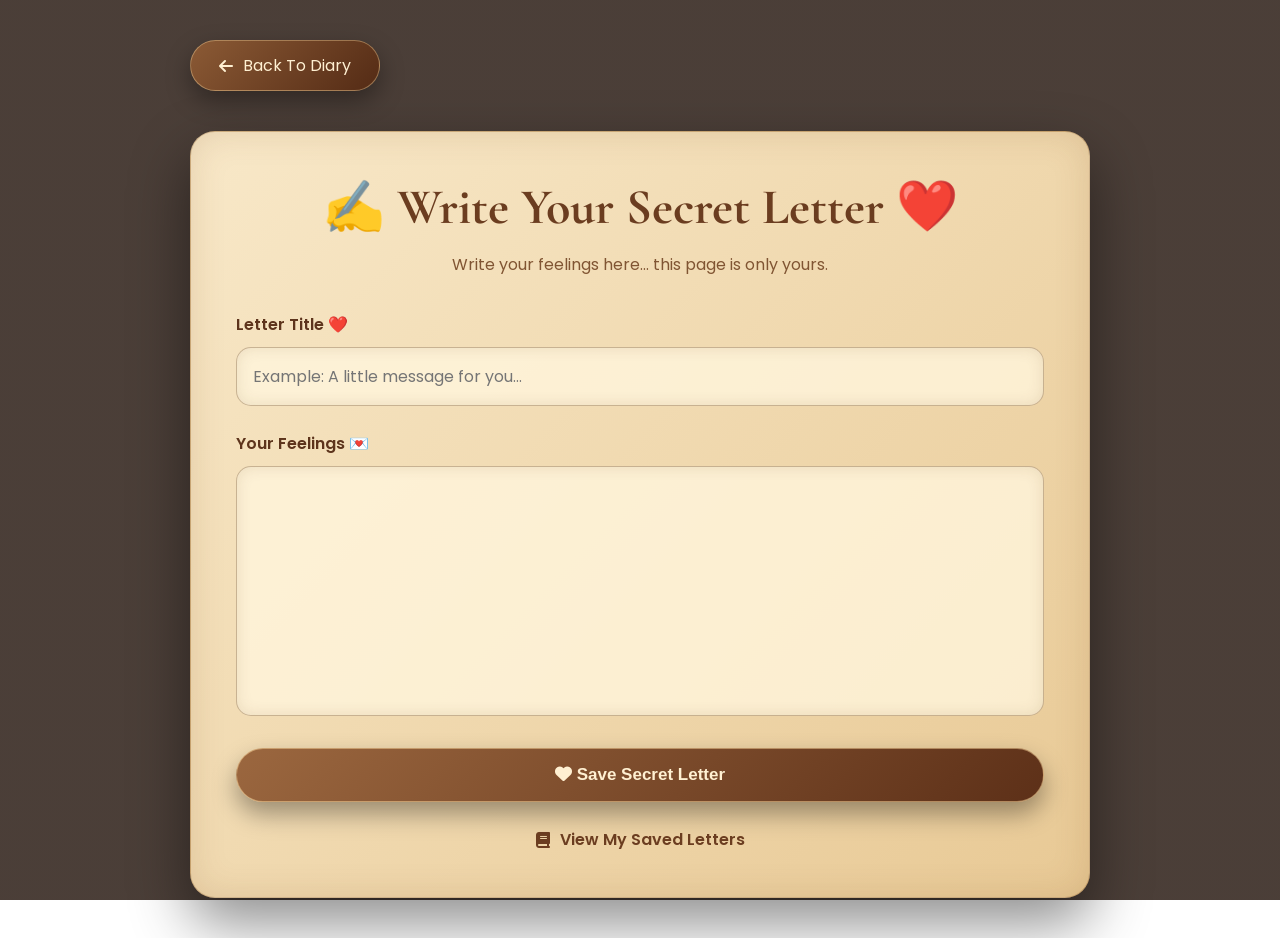
<file: write-letter.html>
<!DOCTYPE html>
<html lang="en">

<head>

<meta charset="UTF-8">

<meta name="viewport" content="width=device-width, initial-scale=1.0">


<title>Write Secret Letter ❤️</title>


<link rel="stylesheet" href="css/write-letter.css">


<link href="https://fonts.googleapis.com/css2?family=Poppins:wght@300;400;500;600&family=Cormorant+Garamond:wght@600;700&display=swap" rel="stylesheet">


<link rel="stylesheet"
href="https://cdnjs.cloudflare.com/ajax/libs/font-awesome/6.6.0/css/all.min.css">


</head>



<body>



<div class="letter-container">



<!-- Back Button -->

<a href="dashboard.html" class="back-btn">

<i class="fa-solid fa-arrow-left"></i>

Back To Diary

</a>




<div class="letter-box">



<h1>

✍️ Write Your Secret Letter ❤️

</h1>



<p class="subtitle">

Write your feelings here... this page is only yours.

</p>




<div class="input-group">


<label>

Letter Title ❤️

</label>


<input 
type="text"
id="title"
placeholder="Example: A little message for you...">


</div>





<div class="input-group">


<label>

Your Feelings 💌

</label>


<textarea

id="message"

placeholder="Write your heart here...">

</textarea>


</div>





<button onclick="sendLetter()" class="save-btn">


<i class="fa-solid fa-heart"></i>

Save Secret Letter


</button>




<a href="saved-letters.html" class="saved-link">


<i class="fa-solid fa-book"></i>

View My Saved Letters


</a>



</div>



</div>





<script src="js/write-letter.js"></script>



</body>

</html>
</file>
<file: css/style.css>
@import url('https://fonts.googleapis.com/css2?family=Cormorant+Garamond:wght@400;600;700&family=Poppins:wght@300;400;500&display=swap');


*{
    margin:0;
    padding:0;
    box-sizing:border-box;
}
/* ===============================
   TABLET RESPONSIVE
================================= */

@media (max-width: 1024px){

    header{

        width:92%;
        min-height:80vh;

        grid-template-columns:1fr 1fr;

        gap:40px;

        padding:45px;

    }

}


/* ===============================
   MOBILE RESPONSIVE
================================= */

@media (max-width: 768px){

    header{

        width:90%;
        min-height:auto;

        margin:25px auto;

        grid-template-columns:1fr;

        gap:25px;

        padding:30px 20px;

        border-radius:20px;

    }


    header:before{

        inset:10px;

    }


    .left,
    .right{

        text-align:center;

    }


    .left{

        padding:10px;

    }


}


/* ===============================
   SMALL MOBILE
================================= */

@media (max-width: 480px){

    header{

        width:92%;

        padding:25px 15px;

    }


    .left h1{

        font-size:32px;

    }


    .left p{

        font-size:15px;

    }


    .right input,
    .right button{

        width:100%;

    }

}

body{

    font-family:'Poppins',sans-serif;

    min-height:100vh;

    background:
    linear-gradient(
    135deg,
    #1b100a,
    #3b2115,
    #6b3f22
    );

    color:#f8ead8;

    overflow-x:hidden;
    overflow-y:auto;

}


/* Dark vintage layer */

.overlay{

    position:fixed;
    inset:0;

    background:
    radial-gradient(
    circle,
    transparent,
    rgba(0,0,0,.75)
    );

    z-index:-1;

}



/* MAIN BOOK */

header{
header{
    height:auto;
    min-height:85vh;
}
    width:90%;
    min-height:85vh;

    margin:40px auto;

    display:grid;

    grid-template-columns:1fr 1fr 1fr;

    align-items:center;

    gap:30px;

    padding:60px;

    position:relative;

    overflow:hidden;

    border-radius:25px;


    background-image:

    linear-gradient(
        rgba(30,15,8,.70),
        rgba(30,15,8,.85)
    ),

    url("../images/diary.png");


    background-size:cover;

    background-position:center;


    border:3px solid #c79a63;


    box-shadow:

    inset 0 0 60px black,
    0 30px 80px black;

}


/* Golden book border */

header:before{

content:"";

position:absolute;

inset:15px;

border:1px solid #d6ad72;

border-radius:15px;

pointer-events:none;

z-index:1;

}


/* Content above image */

.left,
.right{

position:relative;

z-index:2;

}


/* LEFT PAGE */


.left{

padding:20px;

}


.left h1{

font-family:'Cormorant Garamond',serif;

font-size:70px;

color:#f7dfb8;

text-shadow:

0 5px 20px black;

}



.tagline{

margin-top:15px;

font-size:22px;

color:#e4b77b;

font-family:'Cormorant Garamond',serif;

}



.description{

margin-top:25px;

font-size:17px;

line-height:2;

color:#ead8c6;

}


/* Button like old diary lock */

.left button{

margin-top:35px;

padding:18px 45px;

border-radius:5px;

border:2px solid #d5a96b;


background:

linear-gradient(
135deg,
#8a5128,
#3d1f0e
);


color:#fff;

font-size:18px;

cursor:pointer;


box-shadow:

0 10px 30px black;


transition:.4s;

}



.left button:hover{

transform:translateY(-5px);

background:#a66b38;

}




/* CENTER DIARY IMAGE */

/* CENTER DIARY IMAGE */

.center{

display:none;

}


.diary{

display:none;

}



@keyframes float{


50%{

transform:translateY(-20px);

}


}



/* PASSWORD PAGE LIKE OLD PAPER */

.login-card{


background:

rgba(40,20,10,.75);


border:

2px solid #d6ad72;


padding:45px;


border-radius:15px;


text-align:center;


backdrop-filter:blur(5px);


box-shadow:

inset 0 0 30px black,
0 25px 50px black;


}



.heart{

font-size:45px;

color:#d99a65;

}



.login-card h2{


font-family:'Cormorant Garamond',serif;


font-size:42px;


color:#ffe5bd;


margin:15px 0;


}



.login-card p{


color:#ddc5aa;

line-height:1.8;


}




/* INPUT OLD PAPER STYLE */


.login-card input{


width:100%;


padding:16px;


margin-top:20px;


background:

rgba(255,255,255,.08);


border:

1px solid #c79a63;


color:white;


border-radius:8px;


font-size:16px;


}



.login-card input::placeholder{

color:#d6b893;

}




.login-card button{


width:100%;


padding:16px;


margin-top:10px;


background:

linear-gradient(
135deg,
#b8783e,
#633512
);


border:none;


color:white;


font-size:18px;


border-radius:8px;


cursor:pointer;


transition:.4s;


}




.login-card button:hover{


transform:scale(1.05);


box-shadow:

0 10px 30px black;


}



.login-card small{


display:block;

margin-top:20px;

color:#d6b893;


}




/* Floating hearts */


.floating-hearts span{


position:absolute;


bottom:-100px;


color:#d49a61;


font-size:25px;


animation:heart 12s linear infinite;


}



.floating-hearts span:nth-child(1){

left:10%;

}

.floating-hearts span:nth-child(2){

left:30%;

animation-delay:2s;

}

.floating-hearts span:nth-child(3){

left:50%;

animation-delay:4s;

}

.floating-hearts span:nth-child(4){

left:70%;

animation-delay:6s;

}

.floating-hearts span:nth-child(5){

left:90%;

animation-delay:8s;

}




@keyframes heart{


100%{

transform:

translateY(-120vh)
scale(1.5);


opacity:0;

}


}



/* Responsive */

@media(max-width:1100px){


header{


grid-template-columns:1fr;


text-align:center;


}


.left h1{

font-size:50px;

}


.diary{

width:300px;

}


}




@media(max-width:600px){


header{

width:95%;

padding:30px 15px;

}


.left h1{

font-size:38px;

}


.login-card{

padding:25px;

}


}



/* Existing JS animation support */

.shake{

animation:shake .5s;

}



@keyframes shake{


25%{

transform:translateX(-8px);

}


50%{

transform:translateX(8px);

}


75%{

transform:translateX(-8px);

}


}
</file>
<file: css/dashboard.css>
/* =====================================================
   dashboard.css (PART 1/5)
   GLOBAL + BODY + BOOK LAYOUT
===================================================== */

@import url('https://fonts.googleapis.com/css2?family=Poppins:wght@300;400;500;600&family=Cormorant+Garamond:wght@400;600;700&display=swap');

*{
    margin:0;
    padding:0;
    box-sizing:border-box;
}

html{
    scroll-behavior:smooth;
}

body{

    font-family:'Poppins',sans-serif;

    background:
    radial-gradient(circle at top,
    #7b5338,
    #5b3826 45%,
    #38241a 100%);

    min-height:100vh;

    display:flex;

    justify-content:center;

    align-items:center;

    padding:20px;

    overflow-x:hidden;
    overflow-y:auto;

}

/* =====================================
        BOOK WRAPPER
===================================== */

.book-wrapper{

    width:min(1200px,95vw);

    margin:25px auto;

    position:relative;

}

/* =====================================
        BOOK SHADOW
===================================== */

.book-shadow{

    position:absolute;

    left:3%;

    bottom:-28px;

    width:94%;

    height:60px;

    background:rgba(0,0,0,.35);

    filter:blur(28px);

    border-radius:50%;

    z-index:0;

}

/* =====================================
        BOOK
===================================== */

.book{

    position:relative;

    display:flex;

    width:100%;

    min-height:780px;

    perspective:2500px;

    transition:.5s;

    animation:bookFloat 6s ease-in-out infinite;

}

@keyframes bookFloat{

0%{

transform:translateY(0);

}

50%{

transform:translateY(-8px);

}

100%{

transform:translateY(0);

}

}

/* =====================================
        BOOK DEPTH
===================================== */

.book::before{

    content:"";

    position:absolute;

    left:-18px;

    top:20px;

    width:18px;

    height:96%;

    border-radius:18px 0 0 18px;

    background:

    linear-gradient(
    to left,
    #ccb08b,
    #f5e8ce);

}

.book::after{

    content:"";

    position:absolute;

    right:-18px;

    top:20px;

    width:18px;

    height:96%;

    border-radius:0 18px 18px 0;

    background:

    linear-gradient(
    to right,
    #ccb08b,
    #f5e8ce);

}

/* =====================================
        LEFT PAGE
===================================== */

.left-page{

    width:28%;

    position:relative;

    overflow:hidden;

    border-radius:28px 0 0 28px;

    background:

    linear-gradient(
    135deg,
    #faf0da,
    #f0dfc1);

    box-shadow:

    inset 0 0 50px rgba(0,0,0,.12),

    -20px 20px 45px rgba(0,0,0,.42);

    transition:.45s;

}

/* =====================================
        RIGHT PAGE
===================================== */

.right-page{

    flex:1;

    position:relative;

    overflow:visible;

    border-radius:0 28px 28px 0;

    background:

    linear-gradient(
    135deg,
    #fff8ea,
    #f4e7c8);

    box-shadow:

    inset 0 0 50px rgba(0,0,0,.10),

    20px 20px 45px rgba(0,0,0,.42);

    transition:.45s;

}

/* =====================================
        PAPER TEXTURE
===================================== */

.page-overlay{

    position:absolute;

    inset:0;

    pointer-events:none;

    opacity:.32;

    background-image:

    radial-gradient(

    rgba(120,80,40,.10) 1px,

    transparent 1px

    );

    background-size:18px 18px;

}

/* =====================================
        PAGE EDGE
===================================== */

.left-page::after{

    content:"";

    position:absolute;

    right:0;

    top:0;

    width:20px;

    height:100%;

    background:

    linear-gradient(

    to right,

    transparent,

    rgba(0,0,0,.10)

    );

}

.right-page::after{

    content:"";

    position:absolute;

    left:0;

    top:0;

    width:20px;

    height:100%;

    background:

    linear-gradient(

    to left,

    transparent,

    rgba(0,0,0,.10)

    );

}

/* =====================================
        BOOK SPINE
===================================== */

.book-spine{

    width:46px;

    position:relative;

    background:

    linear-gradient(

    to right,

    #4e2d1d,

    #73482f,

    #8d6240,

    #73482f,

    #4e2d1d

    );

    box-shadow:

    inset 3px 0 5px rgba(255,255,255,.20),

    inset -3px 0 6px rgba(0,0,0,.40);

}

/* Golden Lines */

.spine-line{

    position:absolute;

    left:50%;

    top:0;

    transform:translateX(-50%);

    width:5px;

    height:100%;

    background:

    linear-gradient(

    #ffeab0,

    #b47a35,

    #ffeab0

    );

}

.spine-line.two{

    left:62%;

    width:2px;

    opacity:.45;

}

/* Bookmark */

.bookmark{

    position:absolute;

    top:0;

    left:50%;

    transform:translateX(-50%);

    width:18px;

    height:120px;

    border-radius:0 0 10px 10px;

    background:#8b1d24;

    box-shadow:0 5px 12px rgba(0,0,0,.25);

}

/* =====================================================
   dashboard.css (PART 2)
   Sidebar + Header + Hero
===================================================== */

/* ==========================
        SIDEBAR
========================== */

.sidebar{
    position:sticky;
    top:0;
    z-index:2;
    height:100%;
    padding:18px;
    display:flex;
    flex-direction:column;
}

/* ==========================
        PROFILE
========================== */

.profile{
    text-align:center;
    margin-bottom:18px;
}

.profile-frame{
    width:72px;
    height:72px;
    margin:auto;
    padding:6px;
    border-radius:50%;
    background:linear-gradient(135deg,#d4a55e,#f4deb0,#b67a33);
    box-shadow:0 15px 30px rgba(0,0,0,.25);
}

.profile img{
    width:100%;
    height:100%;
    object-fit:cover;
    border-radius:50%;
    border:4px solid #fff7ea;
    transition:.4s;
}

.profile img:hover{
    transform:scale(1.08) rotate(3deg);
}

.profile h2{
    margin-top:10px;
    font-size:17px;
    color:#5d341d;
    font-family:'Cormorant Garamond',serif;
}

.profile p{
    margin-top:4px;
    font-size:13px;
    color:#8f6546;
    letter-spacing:1px;
}

/* ==========================
        MENU
========================== */

.sidebar ul{
    list-style:none;
}

.sidebar ul li{
    display:flex;
    align-items:center;
    gap:10px;
    padding:10px 12px;
    margin-bottom:6px;
    border-radius:12px;
    cursor:pointer;
    color:#4d2f1f;
    font-weight:500;
    transition:.35s;
}

.sidebar ul li i{
    width:18px;
    font-size:16px;
    color:#9d6c3b;
    transition:.35s;
}

.sidebar ul li span{
    font-size:15px;
}

.sidebar ul li:hover{
    background:#7b5338;
    color:#fff;
    transform:translateX(8px);
    box-shadow:0 10px 20px rgba(0,0,0,.15);
}

.sidebar ul li:hover i{
    color:#ffe8ba;
}

.sidebar ul li.active{
    background:#5f3a26;
    color:#fff;
    box-shadow:0 10px 20px rgba(0,0,0,.15);
}

.sidebar ul li.active i{
    color:#ffe8ba;
}

/* ==========================
      LEFT FOOTER
========================== */

.left-footer{
    margin-top:auto;
    padding:14px;
    border-radius:18px;
    background:rgba(255,255,255,.22);
    border:1px solid rgba(255,255,255,.35);
    text-align:center;
}

.left-footer p{
    font-family:'Cormorant Garamond',serif;
    font-size:17px;
    line-height:1.6;
    font-style:italic;
    color:#6a4631;
}

/* ==========================
        MAIN
========================== */

main{
    position:relative;
    z-index:2;
    padding:22px 28px;
}

/* ==========================
        HEADER
========================== */

header{
    display:flex;
    justify-content:space-between;
    align-items:center;
    margin-bottom:20px;
    padding-bottom:20px;
    border-bottom:2px dashed rgba(120,80,40,.25);
}

header h1{
    font-size:clamp(28px,3vw,48px);
    color:#5a321b;
    font-family:'Cormorant Garamond',serif;
}

.small-title{
    margin-top:6px;
    font-size:13px;
    letter-spacing:2px;
    color:#9d6c3b;
    text-transform:uppercase;
}

/* ==========================
        SEARCH
========================== */

.search input{
    width:280px;
    padding:15px 22px;
    border-radius:40px;
    border:2px solid #d6b68c;
    background:#fffef9;
    color:#5a321b;
    outline:none;
    transition:.35s;
}

.search input::placeholder{
    color:#9c7756;
}

.search input:focus{
    border-color:#8a5d3c;
    box-shadow:0 0 18px rgba(138,93,60,.18);
}

/* ==========================
        HERO
========================== */

.hero{
    display:flex;
    justify-content:space-between;
    align-items:center;
    gap:30px;
    padding:22px;
    margin-bottom:28px;
    border-radius:28px;
    background:linear-gradient(135deg,#fef8ea,#f3e4c8);
    border:2px solid #e0c7a2;
    box-shadow:0 18px 35px rgba(0,0,0,.12);
    position:relative;
    overflow:hidden;
}

.hero::before{
    content:"";
    position:absolute;
    inset:0;
    opacity:.25;
    background-image:
    radial-gradient(rgba(120,70,40,.08) 1px,transparent 1px);
    background-size:18px 18px;
}

.hero-content,
.hero-image{
    position:relative;
    z-index:2;
}

.hero-tag{
    display:inline-block;
    padding:8px 18px;
    margin-bottom:18px;
    border-radius:30px;
    background:#8b5e3c;
    color:#fff;
    font-size:13px;
    letter-spacing:2px;
}

.hero h2{
    margin-bottom:18px;
    font-size:42px;
    color:#5a331d;
    font-family:'Cormorant Garamond',serif;
}

.hero p{
    max-width:560px;
    margin-bottom:22px;
    line-height:1.7;
    color:#6d4a34;
}

.hero button{
    padding:15px 36px;
    border:none;
    border-radius:40px;
    cursor:pointer;
    background:linear-gradient(135deg,#7d4c31,#5f3522);
    color:#fff;
    font-size:16px;
    font-weight:600;
    transition:.35s;
}

.hero button:hover{
    transform:translateY(-5px);
    box-shadow:0 15px 30px rgba(0,0,0,.2);
}

.hero-image::before{
    content:"";
    position:absolute;
    inset:-15px;
    border:2px dashed #d8b48c;
    border-radius:22px;
    transform:rotate(-3deg);
}

.hero-image img{
    width:170px;
    border-radius:18px;
    border:8px solid #fff;
    object-fit:cover;
    transform:rotate(4deg);
    transition:.4s;
    box-shadow:0 18px 35px rgba(0,0,0,.22);
}

.hero-image img:hover{
    transform:rotate(0) scale(1.05);
}

/* ==========================
      SECTION TITLE
========================== */

.heading{
    margin-bottom:20px;
    font-size:34px;
    color:#5a331d;
    font-family:'Cormorant Garamond',serif;
}

/* =====================================================
   dashboard.css (PART 3)
   Love Library
===================================================== */

.library{
    margin-top:12px;
}

/* ==========================
        TITLE
========================== */

.library-title{
    display:flex;
    align-items:center;
    gap:12px;
    margin-bottom:22px;
}

.library-title span{
    font-size:30px;
}

.library-title h3{
    font-family:'Cormorant Garamond',serif;
    font-size:36px;
    color:#5c341f;
}

/* ==========================
        GRID
========================== */

.library-grid{
    display:grid;
    grid-template-columns:repeat(4,1fr);
    gap:22px;
    margin-top:22px;
    width:100%;
}

/* ==========================
        BOOK CARD
========================== */

.book-card{
    display:flex;
    align-items:stretch;
    height:120px;
    cursor:pointer;
    perspective:1200px;
    transition:.35s;
}

.book-card:active{
    transform:scale(.97);
}

/* ==========================
        BOOK SPINE
========================== */

.book-card .book-spine{
    width:12px;
    border-radius:10px 0 0 10px;
    background:linear-gradient(
        to right,
        #4d2918,
        #7b4f33,
        #5b341f
    );
    flex-shrink:0;
}

/* ==========================
        BOOK COVER
========================== */

.book-cover{
    position:relative;
    flex:1;
    display:flex;
    flex-direction:column;
    justify-content:center;
    align-items:center;

    border-radius:0 16px 16px 0;

    background:linear-gradient(
        145deg,
        #6b4329 0%,
        #8b5e3c 50%,
        #6b4329 100%
    );

    border:2px solid #d8b07d;

    box-shadow:0 12px 25px rgba(0,0,0,.18);

    transition:
        transform .45s ease,
        box-shadow .45s ease;

    overflow:hidden;
}

/* Leather Border */

.book-cover::before{

    content:"";

    position:absolute;

    inset:8px;

    border:2px solid rgba(255,220,170,.35);

    border-radius:10px;

}

/* Golden Shine */

.book-cover::after{

    content:"";

    position:absolute;

    top:0;

    left:-120%;

    width:70px;

    height:100%;

    background:linear-gradient(
        90deg,
        transparent,
        rgba(255,255,255,.35),
        transparent
    );

    transform:skewX(-25deg);

}

/* Heart */

.book-cover .heart-mark{

    position:absolute;

    top:12px;

    right:14px;

    font-size:13px;

    color:rgba(255,240,210,.45);

}

/* ==========================
        ICON
========================== */

.book-cover i{

    font-size:22px;

    color:#ffd77a;

    margin-bottom:10px;

    transition:.35s;

}

/* ==========================
        TITLE
========================== */

.book-cover h4{

    font-family:'Cormorant Garamond',serif;

    font-size:22px;

    color:#fff8e7;

    letter-spacing:.5px;

    transition:.35s;

}

/* ==========================
        HOVER
========================== */

.book-card:hover{

    transform:
        translateY(-6px)
        rotateY(-4deg);

}

.book-card:hover .book-cover{

    transform:
        rotateY(-10deg);

    transform-origin:left center;

    box-shadow:
        0 20px 35px rgba(0,0,0,.25);

}

.book-card:hover .book-cover::after{

    animation:shine .9s linear;

}

.book-card:hover i{

    transform:
        scale(1.15)
        rotate(-6deg);

}

.book-card:hover h4{

    color:#ffe4a8;

}

@keyframes shine{

    from{
        left:-120%;
    }

    to{
        left:140%;
    }

}

/* =====================================================
   dashboard.css (PART 4/5)
   Animations + Hover Effects
===================================================== */

/* =====================================
        BOOK HOVER
===================================== */

.book:hover{

    transform:
    rotateX(1deg)
    rotateY(-1deg);

}

.book:hover .left-page{

    transform:rotateY(2deg);

}

.book:hover .right-page{

    transform:rotateY(-2deg);

}


/* =====================================
        BOOKMARK
===================================== */

.bookmark{

    animation:bookmarkMove 3s ease-in-out infinite;

}

@keyframes bookmarkMove{

0%{

transform:translateX(-50%);

}

50%{

transform:
translateX(-50%)
translateY(10px);

}

100%{

transform:translateX(-50%);

}

}


/* =====================================
        FADE ANIMATION
===================================== */

.profile{

    animation:fadeUp .7s ease;

}

header{

    animation:fadeUp .8s ease;

}

.hero{

    animation:fadeUp .9s ease;

}

.library{

    animation:fadeUp 1s ease;

}

@keyframes fadeUp{

from{

opacity:0;

transform:translateY(35px);

}

to{

opacity:1;

transform:translateY(0);

}

}


/* =====================================
        HERO BUTTON
===================================== */

.hero button{

transition:.35s;

}

.hero button:hover{

transform:
translateY(-5px);

box-shadow:
0 18px 35px rgba(0,0,0,.20);

}

.hero button:active{

transform:scale(.96);

}


/* =====================================
        PROFILE PHOTO
===================================== */

.profile img{

transition:.4s;

}

.profile img:hover{

transform:
scale(1.08)
rotate(3deg);

}


/* =====================================
        MENU
===================================== */

.sidebar ul li{

transition:.35s;

}

.sidebar ul li:hover{

transform:translateX(8px);

}


/* =====================================
        BOOK CARD
===================================== */

.book-card{

transition:
transform .35s ease;

}

.book-card:hover{

transform:
translateY(-8px)
rotateY(-5deg);

}

.book-card:active{

transform:scale(.97);

}


/* =====================================
        BOOK COVER
===================================== */

.book-cover{

transition:
transform .45s ease,
box-shadow .45s ease;

}

.book-card:hover .book-cover{

transform:
rotateY(-10deg);

transform-origin:left center;

box-shadow:
0 18px 35px rgba(0,0,0,.25);

}

.book-card:hover i{

transform:
scale(1.15)
rotate(-6deg);

}

.book-card:hover h4{

color:#ffe4a8;

}


/* =====================================
        GOLDEN SHINE
===================================== */

.book-card:hover .book-cover::after{

animation:shine .9s linear;

}

@keyframes shine{

0%{

left:-120%;

}

100%{

left:140%;

}

}


/* =====================================
        SCROLLBAR
===================================== */

::-webkit-scrollbar{

width:10px;

}

::-webkit-scrollbar-track{

background:#e8d4b2;

}

::-webkit-scrollbar-thumb{

background:#8a5b38;

border-radius:30px;

}

::-webkit-scrollbar-thumb:hover{

background:#6d4328;

}

/* =====================================================
   dashboard.css (PART 5/5)
   Responsive
===================================================== */

/* ==========================
        LARGE LAPTOP
========================== */

@media (max-width:1200px){

    body{
        padding:18px;
    }

    .book-wrapper{
        width:98%;
    }

    .library-grid{
        grid-template-columns:repeat(3,1fr);
        gap:20px;
    }

}


/* ==========================
        TABLET
========================== */

@media (max-width:992px){

    body{
        padding:15px;
    }

    .book{

        flex-direction:column;

        min-height:auto;

    }

    .book-spine{
        display:none;
    }

    .left-page,
    .right-page{

        width:100%;

        border-radius:20px;

    }

    .sidebar{

        position:relative;

        height:auto;

    }

    header{

        flex-direction:column;

        align-items:flex-start;

        gap:15px;

    }

    .search{

        width:100%;

    }

    .search input{

        width:100%;

    }

    .hero{

        flex-direction:column;

        text-align:center;

    }

    .hero-content{

        display:flex;

        flex-direction:column;

        align-items:center;

    }

    .hero p{

        max-width:100%;

    }

    .hero-image{

        margin-top:20px;

    }

    .hero-image img{

        width:220px;

    }

    .library-grid{

        grid-template-columns:repeat(2,1fr);

        gap:18px;

    }

}


/* ==========================
        MOBILE
========================== */

@media (max-width:768px){

    body{

        padding:12px;

    }

    main{

        padding:18px;

    }

    .profile-frame{

        width:65px;

        height:65px;

    }

    .profile h2{

        font-size:18px;

    }

    header h1{

        font-size:32px;

    }

    .heading{

        font-size:30px;

        text-align:center;

    }

    .hero{

        padding:20px;

    }

    .hero h2{

        font-size:34px;

    }

    .hero p{

        font-size:15px;

    }

    .hero button{

        width:100%;

    }

    .hero-image img{

        width:180px;

    }

    .library-grid{

        grid-template-columns:1fr;

        gap:16px;

    }

    .book-card{

        height:120px;

    }

}


/* ==========================
      SMALL MOBILE
========================== */

@media (max-width:480px){

    body{

        padding:10px;

    }

    .sidebar{

        padding:15px;

    }

    .sidebar ul li{

        font-size:14px;

        padding:10px;

    }

    .hero h2{

        font-size:28px;

    }

    .hero p{

        font-size:14px;

    }

    .hero-image img{

        width:150px;

    }

    .book-card{

        height:110px;

    }

    .book-cover h4{

        font-size:18px;

    }

    .book-cover i{

        font-size:20px;

    }

}
</file>
<file: css/dreams.css>
/*========================================
        IMPORT + RESET
========================================*/

@import url('https://fonts.googleapis.com/css2?family=Poppins:wght@300;400;500&family=Cormorant+Garamond:wght@700&family=Cinzel:wght@600&display=swap');

*{
    margin:0;
    padding:0;
    box-sizing:border-box;
}

/*========================================
        BODY
========================================*/

body{

    font-family:'Poppins',sans-serif;
    color:#fff;
    min-height:100vh;
    overflow-x:hidden;

    background:
    linear-gradient(rgba(35,20,12,.82),rgba(35,20,12,.82)),
    url("https://images.unsplash.com/photo-1512820790803-83ca734da794");

    background-size:cover;
    background-position:center;
    background-attachment:fixed;

}


/*========================================
        CONTAINER
========================================*/

.container{

    width:92%;
    max-width:1400px;

    margin:auto;

    padding:45px 0 70px;

}


/*========================================
        BACK BUTTON
========================================*/

.back{

    display:inline-flex;
    align-items:center;
    gap:10px;

    padding:12px 28px;

    text-decoration:none;

    color:#ffeecb;

    background:
    linear-gradient(
    145deg,
    #7b4b29,
    #4a2915);

    border:1px solid rgba(230,190,120,.55);

    border-radius:50px;

    box-shadow:
    0 10px 25px rgba(0,0,0,.35);

    transition:.35s;

}


.back:hover{

    transform:translateY(-4px);

    background:
    linear-gradient(
    145deg,
    #926039,
    #5b341c);

}


/*========================================
        TITLE
========================================*/

h1{

    text-align:center;

    margin-top:25px;

    font-size:62px;

    font-family:'Cinzel',serif;

    color:#ffe5bb;

    letter-spacing:2px;

    text-shadow:
    0 5px 15px rgba(0,0,0,.35);

}


/*========================================
        SUBTITLE
========================================*/

.subtitle{

    text-align:center;

    margin:18px auto 60px;

    width:90%;
    max-width:760px;

    font-size:18px;

    line-height:1.8;

    color:#efd7bf;

}


/*========================================
        GRID
========================================*/


.dream-grid{

    display:grid;

    grid-template-columns:repeat(3,1fr);

    gap:45px;

    justify-items:center;

}


/* BOOK */

.dream-book{

    width:220px;
    height:290px;

    perspective:2500px;

}


/* INNER */

.book-inner{

    width:100%;
    height:100%;

    position:relative;

    transform-style:preserve-3d;

}


/* =====================================
      COVER
===================================== */

.book-cover{

    position:absolute;
    inset:0;

    z-index:5;

    transform-origin:left center;

    transition:1.2s cubic-bezier(.2,.8,.2,1);

    border-radius:10px 18px 18px 10px;

    overflow:hidden;

    background:

    linear-gradient(
    135deg,
    #3c2215,
    #5d341d,
    #7b4b29,
    #5b341d,
    #3a2113);

    box-shadow:

    0 25px 45px rgba(0,0,0,.45),

    inset 0 0 40px rgba(255,255,255,.06);

}


/* GOLD BORDER */

.book-cover::before{

    content:"";

    position:absolute;

    inset:14px;

    border:2px solid rgba(233,193,118,.45);

    border-radius:12px;

}


/* LEATHER TEXTURE */

.book-cover::after{

    content:"";

    position:absolute;

    inset:0;

    opacity:.10;

    background:

    repeating-linear-gradient(
    45deg,
    rgba(255,255,255,.08) 0,
    rgba(255,255,255,.08) 2px,
    transparent 2px,
    transparent 8px);

}


/* =====================================
      BOOK SPINE
===================================== */

.book-cover span{

    position:absolute;

    left:0;

    top:0;

    width:16px;

    height:100%;

    background:

    linear-gradient(
    to right,
    #2b150b,
    #6f4425,
    #2b150b);

}


/* =====================================
      PAPER EDGES
===================================== */

.book-page{

    position:absolute;

    inset:0;

    border-radius:10px 18px 18px 10px;

    background:

    linear-gradient(
    135deg,
    #faf4e6,
    #f3e7cf);

    box-shadow:

    inset 0 0 45px rgba(145,102,50,.12);

    display:flex;

    flex-direction:column;

    justify-content:center;

    align-items:center;

    text-align:center;

    padding:28px;

}


/* PAPER BORDER */

.book-page::before{

    content:"";

    position:absolute;

    inset:12px;

    border:1px solid rgba(197,157,92,.35);

}


/* PAPER SIDE */

.book-page::after{

    content:"";

    position:absolute;

    left:-8px;

    top:12px;

    width:10px;

    height:90%;

    border-radius:5px;

    background:

    repeating-linear-gradient(

    to bottom,

    #f5ead6 0,

    #f5ead6 4px,

    #e9d7bb 4px,

    #e9d7bb 8px

    );

}/* =====================================
      COVER CONTENT
===================================== */

.book-cover{

    display:flex;

    flex-direction:column;

    justify-content:center;

    align-items:center;

    text-align:center;

}


/* BOOK ICON */

.book-cover i{

    font-size:54px;

    color:#ffd99a;

    margin-bottom:18px;

    text-shadow:
    0 5px 12px rgba(0,0,0,.35);

}


/* BOOK TITLE */

.book-cover h2{

    font-family:'Cinzel',serif;

    color:#ffe7bd;

    font-size:32px;

    line-height:1.4;

    letter-spacing:1px;

    text-transform:uppercase;

    padding:0 15px;

}


/* GOLD LINE */

.book-cover h2::after{

    content:"";

    display:block;

    width:90px;

    height:2px;

    margin:16px auto 0;

    background:linear-gradient(
    to right,
    transparent,
    #f3d18d,
    transparent);

}


/* GOLD HEART */

.book-cover h2::before{

    content:"❤";

    display:block;

    color:#f5c06b;

    font-size:16px;

    margin-bottom:15px;

}


/* =====================================
      WAX SEAL
===================================== */

.book-cover .seal{

    position:absolute;

    bottom:18px;

    right:18px;

    width:42px;

    height:42px;

    border-radius:50%;

    background:

    radial-gradient(circle,
    #b51420,
    #770915);

    display:flex;

    justify-content:center;

    align-items:center;

    color:#fff;

    font-size:18px;

    border:3px solid #f0cb88;

    box-shadow:
    0 8px 18px rgba(0,0,0,.35);

}


/* =====================================
      PAGE CONTENT
===================================== */

.book-page h3{

    font-family:'Cinzel',serif;

    color:#6a3f1e;

    font-size:28px;

    margin-bottom:20px;

}


.book-page p{

    color:#5c3820;

    font-size:16px;

    line-height:1.9;

}


/* =====================================
      OPEN EFFECT
===================================== */

.dream-book.open .book-cover{

    transform:

    rotateY(-160deg);

    box-shadow:

    -15px 15px 35px rgba(0,0,0,.35);

}


/* =====================================
      HOVER
===================================== */

.dream-book{

    transition:.35s;

}

.dream-book:hover{

    transform:

    translateY(-10px);

}


.dream-book:hover .book-cover{

    box-shadow:

    0 30px 50px rgba(0,0,0,.45),

    inset 0 0 50px rgba(255,255,255,.08);

}


/* =====================================
      BOOK THICKNESS
===================================== */

.book-cover{

    border-left:8px solid #2d160d;

}


.book-page{

    border-left:8px solid #efe1c5;

}


/* =====================================
      BOOK SHADOW
===================================== */

.dream-book::after{

    content:"";

    position:absolute;

    left:8%;

    bottom:-18px;

    width:84%;

    height:18px;

    background:rgba(0,0,0,.28);

    filter:blur(12px);

    border-radius:50%;

    z-index:-1;

}
/*========================================
        CARD HOVER
========================================*/

.dream-card{

    transition:transform .35s ease;

}

.dream-card:hover{

    transform:translateY(-8px);

}

.dream-card:hover .front{

    box-shadow:
    inset 0 0 55px rgba(181,134,66,.18),
    0 30px 50px rgba(0,0,0,.35);

}

.dream-card:hover .front i{

    transform:scale(1.12) rotate(-6deg);

    color:#9b5e2e;

}

.front i{

    transition:.35s;

}


/*========================================
        TITLE GLOW
========================================*/

h1{

    position:relative;

}

h1::after{

    content:"";

    display:block;

    width:220px;

    height:3px;

    margin:18px auto 0;

    border-radius:20px;

    background:linear-gradient(
    to right,
    transparent,
    #d6ab6a,
    #fff1c6,
    #d6ab6a,
    transparent);

}


/*========================================
        GRID ANIMATION
========================================*/

.dream-card{

    animation:fadeUp .8s ease both;

}

.dream-card:nth-child(2){animation-delay:.08s;}
.dream-card:nth-child(3){animation-delay:.16s;}
.dream-card:nth-child(4){animation-delay:.24s;}
.dream-card:nth-child(5){animation-delay:.32s;}
.dream-card:nth-child(6){animation-delay:.40s;}
.dream-card:nth-child(7){animation-delay:.48s;}
.dream-card:nth-child(8){animation-delay:.56s;}
.dream-card:nth-child(9){animation-delay:.64s;}

@keyframes fadeUp{

    from{

        opacity:0;

        transform:translateY(40px);

    }

    to{

        opacity:1;

        transform:translateY(0);

    }

}


/*========================================
        TABLET
========================================*/

@media(max-width:992px){

    h1{

        font-size:48px;

    }

    .subtitle{

        font-size:17px;

        margin-bottom:45px;

    }

    .dream-grid{

    grid-template-columns:repeat(2,1fr);

    gap:28px;

}

    .dream-card{

        height:270px;

    }

    .front h2{

        font-size:25px;

    }

    .back-side h3{

        font-size:26px;

    }

    .back-side p{

        font-size:16px;

    }
    .dream-book{

    width:220px;
    height:280px;

}

.book-cover h2{

    font-size:22px;

}

.book-cover i{

    font-size:48px;

}

.book-page h3{

    font-size:22px;

}

.book-page p{

    font-size:14px;

}

}


/*========================================
        MOBILE
========================================*/

@media(max-width:768px){

    .container{

        width:94%;

        padding:25px 0 45px;

    }

    h1{

        font-size:34px;

    }

    .subtitle{

        font-size:15px;

        margin-bottom:30px;

    }

    .dream-grid{

    grid-template-columns:1fr;

    gap:22px;

}
    .dream-card{

        height:240px;

    }

    .front{

        padding:22px;

    }

    .front i{

        font-size:48px;

        margin-bottom:16px;

    }

    .front h2{

        font-size:22px;

    }

    .back-side{

        padding:22px;

    }

    .back-side h3{

        font-size:22px;

    }

    .back-side p{

        font-size:15px;

        line-height:1.7;

    }

    .back{

        padding:10px 20px;

        font-size:14px;

    }
    .dream-book{

    width:180px;
    height:240px;

}

.book-cover h2{

    font-size:18px;

}

.book-cover i{

    font-size:38px;

}

.book-page{

    padding:18px;

}

.book-page h3{

    font-size:18px;

}

.book-page p{

    font-size:13px;
    line-height:1.6;

}

.seal{

    width:36px;
    height:36px;
    font-size:16px;

}

}


/*========================================
        SMALL MOBILE
========================================*/

@media(max-width:480px){

    h1{

        font-size:28px;

    }

    .subtitle{

        font-size:14px;

    }

    .dream-card{

        height:220px;

    }

    .front h2{

        font-size:20px;

    }

    .back-side h3{

        font-size:20px;

    }

    .back-side p{

        font-size:14px;

    }
.dream-book{

    width:160px;
    height:210px;

}

.book-cover h2{

    font-size:16px;

}

.book-cover i{

    font-size:32px;

}

.book-page h3{

    font-size:16px;

}

.book-page p{

    font-size:12px;

}
}
</file>
<file: css/gallery.css>
/*========================================
        IMPORT + RESET
========================================*/

@import url('https://fonts.googleapis.com/css2?family=Poppins:wght@300;400;500&family=Cormorant+Garamond:wght@700&family=Cinzel:wght@600&display=swap');

*{
    margin:0;
    padding:0;
    box-sizing:border-box;
}

/*========================================
        BODY
========================================*/

body{

    font-family:'Poppins',sans-serif;

    color:#fff;

    min-height:100vh;

    overflow-x:hidden;

    background:
    linear-gradient(rgba(35,20,12,.82),rgba(35,20,12,.82)),
    url("https://images.unsplash.com/photo-1512820790803-83ca734da794");

    background-size:cover;
    background-position:center;
    background-attachment:fixed;

}


/*========================================
        CONTAINER
========================================*/

.container{

    width:92%;
    max-width:1400px;

    margin:auto;

    padding:45px 0 70px;

    text-align:center;

}


/*========================================
        BACK BUTTON
========================================*/

.back{

    display:inline-flex;
    align-items:center;
    gap:10px;

    padding:12px 28px;

    text-decoration:none;

    color:#ffeecb;

    background:
    linear-gradient(
    145deg,
    #7b4b29,
    #4a2915);

    border:1px solid rgba(230,190,120,.55);

    border-radius:50px;

    box-shadow:
    0 10px 25px rgba(0,0,0,.35);

    transition:.35s;

    margin-bottom:30px;

}

.back:hover{

    transform:translateY(-4px);

    background:
    linear-gradient(
    145deg,
    #926039,
    #5b341c);

}


/*========================================
        HEADING
========================================*/

h1{

    text-align:center;

    margin-top:10px;

    font-size:60px;

    font-family:'Cinzel',serif;

    color:#ffe5bb;

    letter-spacing:2px;

    text-shadow:
    0 5px 15px rgba(0,0,0,.35);

}

h1::after{

    content:"";

    display:block;

    width:220px;

    height:3px;

    margin:18px auto 0;

    border-radius:20px;

    background:
    linear-gradient(
    to right,
    transparent,
    #d6ab6a,
    #fff2cb,
    #d6ab6a,
    transparent);

}


/*========================================
        SUBTITLE
========================================*/

.subtitle{

    width:90%;
    max-width:760px;

    margin:18px auto 40px;

    font-size:18px;

    line-height:1.8;

    color:#efd7bf;

}


/*========================================
        MEMORY COUNTER
========================================*/

.progress{

    display:inline-block;

    padding:16px 34px;

    margin-bottom:40px;

    border-radius:50px;

    font-size:20px;

    font-weight:500;

    color:#ffe7c9;

    background:
    linear-gradient(
    145deg,
    rgba(102,60,34,.92),
    rgba(63,35,20,.92));

    border:1px solid rgba(231,192,123,.35);

    box-shadow:
    inset 0 0 20px rgba(255,255,255,.05),
    0 15px 30px rgba(0,0,0,.30);

}

.progress span{

    color:#ffd470;

    font-size:28px;

    font-weight:700;

}
/*========================================
            GLASS JAR
========================================*/

.jar{

    position:relative;

    width:430px;

    height:580px;

    margin:auto;

    filter:drop-shadow(0 25px 45px rgba(0,0,0,.45));

}


/*========================================
            JAR NECK
========================================*/

.jar-neck{

    width:180px;

    height:48px;

    margin:auto;

    border-radius:24px 24px 0 0;

    background:
    linear-gradient(
    145deg,
    rgba(255,255,255,.20),
    rgba(255,255,255,.08));

    border:2px solid rgba(255,255,255,.20);

    backdrop-filter:blur(18px);

    box-shadow:
    inset 0 0 12px rgba(255,255,255,.12);

}


/*========================================
            JAR BODY
========================================*/

.jar-body{

    position:relative;

    width:430px;

    height:520px;

    margin:auto;

    border-radius:0 0 80px 80px;

    overflow:hidden;

    background:
    linear-gradient(
    145deg,
    rgba(255,255,255,.12),
    rgba(255,255,255,.04));

    backdrop-filter:blur(20px);

    border:2px solid rgba(255,255,255,.18);

    box-shadow:

    inset 0 0 30px rgba(255,255,255,.08),

    inset 0 -30px 40px rgba(0,0,0,.10),

    0 30px 60px rgba(0,0,0,.45);

}


/*========================================
            SHINE
========================================*/

.jar-body::before{

    content:"";

    position:absolute;

    left:40px;

    top:20px;

    width:45px;

    height:440px;

    border-radius:50px;

    background:
    linear-gradient(
    rgba(255,255,255,.28),
    rgba(255,255,255,.03));

}


/*========================================
        BOTTOM SHADOW
========================================*/

.jar-body::after{

    content:"";

    position:absolute;

    bottom:-20px;

    left:50%;

    transform:translateX(-50%);

    width:260px;

    height:70px;

    border-radius:50%;

    background:rgba(0,0,0,.18);

    filter:blur(18px);

}


/*========================================
            HEARTS
========================================*/

.heart{

    position:absolute;

    font-size:24px;

    cursor:pointer;

    user-select:none;

    transition:.35s;

    animation:float 4s ease-in-out infinite;

    filter:
    drop-shadow(0 0 8px rgba(255,140,140,.35));

}


.heart:hover{

    transform:scale(1.5) rotate(-10deg);

    filter:

    drop-shadow(0 0 12px #ffb4b4)

    drop-shadow(0 0 20px #ffd486);

}


/*========================================
        GOLDEN HEART
========================================*/

.golden{

    color:#FFD700;

    animation:gold 1.2s infinite alternate;

    filter:

    drop-shadow(0 0 12px gold)

    drop-shadow(0 0 24px #ffd95e);

}

@keyframes gold{

    from{

        transform:scale(1);

    }

    to{

        transform:scale(1.22);

    }

}


/*========================================
        FLOATING
========================================*/

@keyframes float{

    0%{

        transform:translateY(0);

    }

    50%{

        transform:translateY(-10px);

    }

    100%{

        transform:translateY(0);

    }

}


.heart::before,
.heart::after{

    pointer-events:none;

}/*========================================
            POPUP
========================================*/

#popup{

    display:none;

    position:fixed;

    inset:0;

    justify-content:center;

    align-items:center;

    background:rgba(0,0,0,.82);

    backdrop-filter:blur(8px);

    z-index:999;

}


/*========================================
        POPUP BOX
========================================*/

.popup-box{

    width:860px;

    max-width:92%;

    min-height:290px;

    max-height:75vh;

    overflow-y:auto;

    position:relative;

    padding:38px 45px;

    text-align:center;

    border-radius:28px;

    background:

    linear-gradient(
    145deg,
    #3f2315,
    #5c3520,
    #7a4a28);

    border:2px solid rgba(231,191,126,.30);

    box-shadow:

    inset 0 0 35px rgba(255,255,255,.05),

    0 30px 60px rgba(0,0,0,.55);

    animation:popup .45s ease;

}


/* Leather Border */

.popup-box::before{

    content:"";

    position:absolute;

    inset:14px;

    border-radius:20px;

    border:2px solid rgba(255,220,170,.18);

    pointer-events:none;

}


/* Leather Texture */

.popup-box::after{

    content:"";

    position:absolute;

    inset:0;

    border-radius:28px;

    opacity:.08;

    background-image:

    repeating-linear-gradient(

    45deg,

    rgba(255,255,255,.08) 0,

    rgba(255,255,255,.08) 2px,

    transparent 2px,

    transparent 8px

    );

}


/*========================================
        POPUP ANIMATION
========================================*/

@keyframes popup{

    from{

        opacity:0;

        transform:scale(.82);

    }

    to{

        opacity:1;

        transform:scale(1);

    }

}


/*========================================
        TITLE
========================================*/

.popup-box h2{

    position:relative;

    z-index:2;

    font-family:'Cinzel',serif;

    font-size:38px;

    color:#ffe3b4;

    margin-bottom:22px;

}


/*========================================
        TEXT
========================================*/

.popup-box p{

    position:relative;

    z-index:2;

    max-width:700px;

    margin:auto;

    white-space:pre-line;

    font-family:'Cormorant Garamond',serif;

    font-size:24px;

    line-height:2;

    color:#fff6e8;

}


/*========================================
        CLOSE BUTTON
========================================*/

.close{

    position:absolute;

    top:15px;

    right:22px;

    font-size:36px;

    color:#ffe8c7;

    cursor:pointer;

    transition:.3s;

    z-index:5;

}

.close:hover{

    color:#ffd37a;

    transform:rotate(90deg);

}/*========================================
        TABLET
========================================*/

@media(max-width:992px){

    .container{

        width:94%;

        padding:35px 0 50px;

    }

    h1{

        font-size:48px;

    }

    .subtitle{

        font-size:17px;

        margin-bottom:30px;

    }

    .progress{

        font-size:18px;

        padding:14px 28px;

    }

    .progress span{

        font-size:24px;

    }

    .jar{

        width:340px;

        height:470px;

    }

    .jar-neck{

        width:145px;

        height:40px;

    }

    .jar-body{

        width:340px;

        height:420px;

        border-radius:0 0 60px 60px;

    }

    .jar-body::before{

        height:340px;

        left:30px;

    }

    .heart{

        font-size:20px;

    }

    .popup-box{

        width:92%;

        padding:30px;

    }

    .popup-box h2{

        font-size:30px;

    }

    .popup-box p{

        font-size:20px;

        line-height:1.8;

    }

}


/*========================================
        MOBILE
========================================*/

@media(max-width:768px){

    body{

        overflow-y:auto;

    }

    .container{

        width:95%;

        padding:25px 0 40px;

    }

    h1{

        font-size:34px;

    }

    .subtitle{

        font-size:15px;

        margin-bottom:22px;

    }

    .progress{

        font-size:16px;

        padding:12px 22px;

    }

    .progress span{

        font-size:22px;

    }

    .jar{

        width:270px;

        height:390px;

    }

    .jar-neck{

        width:120px;

        height:35px;

    }

    .jar-body{

        width:270px;

        height:350px;

        border-radius:0 0 45px 45px;

    }

    .jar-body::before{

        width:28px;

        height:270px;

        left:22px;

    }

    .heart{

        font-size:18px;

    }

    .popup-box{

        width:95%;

        max-height:78vh;

        padding:22px;

    }

    .popup-box h2{

        font-size:24px;

    }

    .popup-box p{

        font-size:18px;

        line-height:1.7;

    }

    .close{

        font-size:30px;

        right:15px;

    }

}


/*========================================
        SMALL MOBILE
========================================*/

@media(max-width:480px){

    h1{

        font-size:28px;

    }

    .subtitle{

        font-size:14px;

    }

    .progress{

        font-size:15px;

        padding:10px 18px;

    }

    .progress span{

        font-size:20px;

    }

    .jar{

        width:230px;

        height:330px;

    }

    .jar-neck{

        width:100px;

        height:30px;

    }

    .jar-body{

        width:230px;

        height:300px;

    }

    .jar-body::before{

        height:230px;

        width:22px;

        left:18px;

    }

    .heart{

        font-size:16px;

    }

    .popup-box{

        padding:18px;

    }

    .popup-box h2{

        font-size:22px;

    }

    .popup-box p{

        font-size:16px;

    }

}


/*========================================
        CUSTOM SCROLLBAR
========================================*/

.popup-box::-webkit-scrollbar{

    width:8px;

}

.popup-box::-webkit-scrollbar-thumb{

    background:#b37a42;

    border-radius:20px;

}

.popup-box::-webkit-scrollbar-track{

    background:rgba(255,255,255,.08);

}
</file>
<file: css/letters.css>
/* =====================================
        GOOGLE FONTS
===================================== */
@import url('https://fonts.googleapis.com/css2?family=Poppins:wght@300;400;500;600&family=Cormorant+Garamond:wght@600;700&family=Cinzel:wght@600&display=swap');

*{
    margin:0;
    padding:0;
    box-sizing:border-box;
}

html{
    scroll-behavior:smooth;
}

body{

    font-family:'Poppins',sans-serif;
    color:#fff;
    min-height:100vh;
    overflow-x:hidden;

    background:
    linear-gradient(rgba(18,10,5,.82),rgba(18,10,5,.82)),
    url("https://images.unsplash.com/photo-1512820790803-83ca734da794");

    background-size:cover;
    background-position:center;
    background-attachment:fixed;

    position:relative;

}

/* =====================================
      BACKGROUND EFFECTS
===================================== */

body::before{

    content:"";

    position:fixed;
    inset:0;

    background:
    radial-gradient(circle at top left,
    rgba(255,210,150,.08),
    transparent 35%),

    radial-gradient(circle at bottom right,
    rgba(255,170,90,.07),
    transparent 35%);

    pointer-events:none;
    z-index:-2;

}

body::after{

    content:"";

    position:fixed;
    inset:0;

    background:
    repeating-linear-gradient(
        45deg,
        rgba(255,255,255,.015),
        rgba(255,255,255,.015) 2px,
        transparent 2px,
        transparent 10px
    );

    pointer-events:none;
    z-index:-1;

}

/* =====================================
        CONTAINER
===================================== */

.container{

    width:min(1200px,92%);
    margin:auto;
    padding:60px 0 80px;

}

/* =====================================
        HEADING
===================================== */

h1{

    text-align:center;

    font-family:'Cinzel',serif;

    font-size:56px;

    color:#f7dfbf;

    letter-spacing:2px;

    margin-bottom:15px;

    text-shadow:
    0 0 20px rgba(255,205,120,.18);

}

.subtitle{

    text-align:center;

    max-width:700px;

    margin:0 auto 55px;

    color:#ead4bf;

    font-size:18px;

    line-height:1.9;

}

/* =====================================
        LETTER GRID
===================================== */

.letters-grid{

    display:grid;

    grid-template-columns:
    repeat(auto-fit,minmax(280px,1fr));

    gap:35px;

    align-items:stretch;

}


/* =====================================
        LEATHER LETTER CARD
===================================== */

.letter-card{

    position:relative;

    overflow:hidden;

    border-radius:22px;

    padding:35px 30px;

    text-align:center;

    cursor:pointer;

    background:
    linear-gradient(
        145deg,
        #2f180d,
        #4b2817,
        #6d3f22,
        #3b1d10
    );

    border:1px solid rgba(214,170,112,.35);

    box-shadow:
    inset 0 0 35px rgba(255,255,255,.03),
    0 18px 40px rgba(0,0,0,.45);

    transition:.45s;

}


/* leather texture */

.letter-card::before{

    content:"";

    position:absolute;
    inset:0;

    background:

    repeating-linear-gradient(
        45deg,
        rgba(255,255,255,.025),
        rgba(255,255,255,.025) 2px,
        transparent 2px,
        transparent 8px
    );

    opacity:.45;

    pointer-events:none;

}


/* golden border */

.letter-card::after{

    content:"";

    position:absolute;

    inset:10px;

    border:1px solid rgba(228,188,122,.28);

    border-radius:16px;

    pointer-events:none;

}


/* Hover */

.letter-card:hover{

    transform:
    translateY(-10px)
    scale(1.03);

    box-shadow:

    0 25px 50px rgba(0,0,0,.55),

    0 0 25px rgba(214,165,90,.22);

}


/* =====================================
            ICON
===================================== */

.letter-card i{

    width:85px;
    height:85px;

    margin:auto auto 22px;

    border-radius:50%;

    display:flex;
    align-items:center;
    justify-content:center;

    font-size:36px;

    color:#ffd89a;

    background:
    radial-gradient(circle,
    #7d2b2b,
    #571515);

    border:3px solid #d6aa70;

    box-shadow:

    inset 0 0 12px rgba(255,255,255,.18),

    0 8px 20px rgba(0,0,0,.45);

}


/* =====================================
            TITLE
===================================== */

.letter-card h2{

    font-family:'Cormorant Garamond',serif;

    font-size:34px;

    color:#ffe5c2;

    margin-bottom:14px;

}


/* =====================================
          DESCRIPTION
===================================== */

.letter-card p{

    color:#efdac5;

    line-height:1.9;

    font-size:16px;

    margin-bottom:28px;

}
/* =====================================
            BUTTON
===================================== */

.letter-card button{

    width:100%;

    padding:15px 22px;

    border:none;

    border-radius:40px;

    cursor:pointer;

    font-size:15px;

    font-weight:600;

    color:#ffe7c3;

    letter-spacing:.5px;

    background:
    linear-gradient(
        135deg,
        #9b673f,
        #6e3d1f
    );

    border:1px solid rgba(228,188,122,.45);

    box-shadow:
    0 8px 18px rgba(0,0,0,.35);

    transition:.35s;

}

.letter-card button:hover{

    transform:
    translateY(-3px)
    scale(1.04);

    background:
    linear-gradient(
        135deg,
        #b57b4d,
        #7a4523
    );

    box-shadow:
    0 12px 25px rgba(0,0,0,.45),
    0 0 18px rgba(255,210,140,.18);

}


/* =====================================
        LETTER VIEW PAGE
===================================== */

#letterText{

    white-space:pre-line;

    text-align:left;

    font-family:'Cormorant Garamond',serif;

    font-size:28px;

    line-height:2.1;

    color:#4d2f1d;

    padding:35px;

    border-radius:18px;

    background:
    linear-gradient(
        135deg,
        #f7ead0,
        #ecd4ab
    );

    border:1px solid rgba(150,100,45,.25);

    box-shadow:
    inset 0 0 35px rgba(120,70,20,.15),
    0 12px 30px rgba(0,0,0,.25);

    position:relative;

}


/* Old paper texture */

#letterText::before{

    content:"";

    position:absolute;

    inset:0;

    background:
    radial-gradient(
        rgba(120,70,20,.12) 1px,
        transparent 1px
    );

    background-size:10px 10px;

    opacity:.45;

    pointer-events:none;

}


/* =====================================
        BACK BUTTON
===================================== */

.back-btn{

    display:inline-flex;

    align-items:center;

    gap:10px;

    text-decoration:none;

    color:#ffe5bf;

    background:
    linear-gradient(
        135deg,
        #6d3c1e,
        #472311
    );

    border:1px solid rgba(220,175,105,.4);

    padding:12px 24px;

    border-radius:35px;

    margin-bottom:30px;

    transition:.35s;

}

.back-btn:hover{

    transform:translateY(-3px);

    background:
    linear-gradient(
        135deg,
        #8a512c,
        #5d3119
    );

}/* =====================================
        PART 4 CONTINUE
   RESPONSIVE + PREMIUM FINISHING
===================================== */


/* =====================================
        LETTER PAGE RESPONSIVE
===================================== */


@media(max-width:1200px){


.letters-container{

    padding:30px;

}


.letter-card{

    padding:25px;

}


#letterText{

    font-size:25px;

    line-height:1.9;

    padding:30px;

}



}




/* =====================================
        TABLET VIEW
===================================== */


@media(max-width:900px){


.letters-container{

    width:100%;

    padding:20px;

}



.letter-card{

    width:100%;

    border-radius:20px;

}



.letter-card button{

    padding:14px 18px;

}



#letterText{

    font-size:15px;

    line-height:1.6;

    padding:25px;

}



.back-btn{

    padding:11px 20px;

    margin-bottom:20px;

}



}





/* =====================================
        MOBILE VIEW
===================================== */


@media(max-width:600px){



.letters-container{

    padding:15px;

}



.letter-card{

    padding:18px;

    border-radius:18px;

}



.letter-card h2{

    font-size:10px;

}



.letter-card p{

    font-size:5px;

}



.letter-card button{

    width:100%;

    padding:13px;

    font-size:14px;

}



#letterText{


    font-size:8px;

    line-height:1.2;

    padding:20px;

    border-radius:15px;


}



.back-btn{

    width:100%;

    justify-content:center;

    font-size:14px;

}



}





/* =====================================
        SMALL MOBILE
===================================== */


@media(max-width:380px){



#letterText{


    font-size:10px;

    line-height:1.2;

    padding:16px;


}



.letter-card h2{

    font-size:5px;

}



}





/* =====================================
        PREMIUM CARD EFFECT
===================================== */


.letter-card{


    position:relative;

    overflow:hidden;

}



.letter-card::before{


    content:"";

    position:absolute;

    top:0;

    left:-100%;

    width:70%;

    height:100%;


    background:

    linear-gradient(
        120deg,
        transparent,
        rgba(255,255,255,.18),
        transparent
    );


    transition:.8s;

}



.letter-card:hover::before{


    left:130%;


}





/* =====================================
        LETTER TEXT ANIMATION
===================================== */


#letterText{


    animation:

    letterOpen .8s ease both;


}



@keyframes letterOpen{


from{


    opacity:0;

    transform:

    translateY(20px)
    scale(.98);


}



to{


    opacity:1;

    transform:

    translateY(0)
    scale(1);


}


}




/* =====================================
        HEART GLOW EFFECT
===================================== */


.heart,
.love-icon{


    animation:

    heartBeat 2s infinite;


}



@keyframes heartBeat{


0%{

    transform:scale(1);

}


50%{

    transform:scale(1.15);

}



100%{

    transform:scale(1);


}


}





/* =====================================
        BUTTON CLICK EFFECT
===================================== */


.letter-card button:active,
.back-btn:active{


    transform:

    scale(.95);


}





/* =====================================
        SMOOTH PAGE FEEL
===================================== */


.letters-container,
.letter-card,
#letterText{


    transition:.4s ease;


}




/* =====================================
        DARK VINTAGE SHADOW
===================================== */


.letter-card,
#letterText{


box-shadow:

0 20px 50px rgba(0,0,0,.35),
inset 0 0 25px rgba(255,220,150,.08);


}
</file>
<file: css/saved-letters.css>
*{
margin:0;
padding:0;
box-sizing:border-box;
}

body{

min-height:100vh;

font-family:'Poppins',sans-serif;

background:

linear-gradient(
rgba(20,10,5,.78),
rgba(20,10,5,.78)
),

url("https://images.unsplash.com/photo-1512820790803-83ca734da794");

background-size:cover;

background-position:center;

background-repeat:no-repeat;

background-attachment:fixed;

padding:50px 20px;

}

.container{

max-width:1300px;
margin:auto;

}

.back-btn{

display:inline-flex;
align-items:center;
gap:10px;

padding:14px 26px;

background:rgb(106, 71, 71);

border-radius:50px;

text-decoration:none;

font-weight:600;

color:white;

box-shadow:0 10px 30px rgba(0,0,0,.12);

transition:.4s;

margin-bottom:40px;

}

.back-btn:hover{

transform:translateY(-3px);

}

h1{

text-align:center;

font-size:58px;

font-family:"Cormorant Garamond",serif;

margin-bottom:55px;

color:#ffe9c8;

}

.letters-container{

display:grid;

grid-template-columns:repeat(auto-fit,minmax(360px,1fr));

gap:45px;

}

.letter-card{

position:relative;

background:#fffef9;

border-radius:8px;

box-shadow:

0 25px 45px rgba(0,0,0,.18);

overflow:hidden;

transition:.45s;

}

.letter-card:hover{

transform:translateY(-10px) rotate(-1deg);

}

.paper-top{

height:12px;

background:linear-gradient(90deg,#ff4f87,#ffb36b);

}

.paper-content{

padding:30px;

background:

repeating-linear-gradient(

to bottom,

transparent,

transparent 34px,

rgba(190,170,140,.18) 35px

);

min-height:430px;

}

.paper-pin{

position:absolute;

width:22px;

height:22px;

border-radius:50%;

background:#d32f2f;

left:50%;

top:18px;

transform:translateX(-50%);

box-shadow:

0 3px 10px rgba(0,0,0,.3);

z-index:5;

}

.paper-pin::after{

content:"";

position:absolute;

width:8px;

height:8px;

background:white;

border-radius:50%;

left:7px;

top:7px;

}

.letter-title{

font-family:"Cormorant Garamond",serif;

font-size:34px;

color:#c2185b;

margin-bottom:20px;

}

.line{

height:1px;

background:#e6d8c7;

margin:20px 0;

}

.letter-message{

font-size:17px;

line-height:2.1;

color:#5e4b44;

white-space:pre-wrap;

text-align:justify;

font-family:"Georgia",serif;

}

.letter-footer{

display:flex;

justify-content:space-between;

align-items:center;

margin-top:35px;

font-size:13px;

color:#888;

flex-wrap:wrap;

gap:10px;

}

.empty{

grid-column:1/-1;

text-align:center;

padding:90px;

font-size:24px;

background:white;

border-radius:12px;

box-shadow:0 20px 40px rgba(0,0,0,.12);

}

@media(max-width:768px){

h1{

font-size:40px;

}

.paper-content{

min-height:340px;

padding:25px;

}

.letters-container{

grid-template-columns:1fr;

}

.letter-title{

font-size:28px;

}

.letter-message{

font-size:16px;

line-height:1.9;

}

.back-btn{

width:100%;

justify-content:center;

}

}
</file>
<file: css/song.css>
@import url('https://fonts.googleapis.com/css2?family=Poppins:wght@300;400;500&family=Cormorant+Garamond:wght@700&display=swap');

*{
margin:0;
padding:0;
box-sizing:border-box;
}

body{

font-family:Poppins,sans-serif;

background:linear-gradient(135deg,#2b1d17,#4b2e24,#6b442f);

min-height:100vh;

color:white;

}

.container{

width:90%;

max-width:1200px;

margin:auto;

padding:50px 0;

}

.back{

display:inline-block;

padding:12px 28px;

background:#8b5e3c;

color:white;

text-decoration:none;

border-radius:30px;

margin-bottom:40px;

}

.back:hover{

background:#6b442f;

}

.player{

display:flex;

gap:50px;

align-items:center;

background:rgba(255,255,255,.06);

padding:40px;

border-radius:25px;

backdrop-filter:blur(10px);

}

.cover img{

width:320px;

border-radius:20px;

box-shadow:0 15px 40px rgba(0,0,0,.4);

}

.details{

flex:1;

}

.details h1{

font-family:'Cormorant Garamond',serif;

font-size:55px;

margin-bottom:10px;

color:#f6dcc7;

}

.details h2{

font-size:30px;

color:#d7b08a;

margin-bottom:20px;

}

.details p{

line-height:2;

margin-bottom:35px;

color:#eee;

}

.controls{

display:flex;

gap:20px;

margin-bottom:25px;

}

.controls button{

width:65px;

height:65px;

border:none;

border-radius:50%;

background:#8b5e3c;

color:white;

font-size:24px;

cursor:pointer;

transition:.3s;

}

.controls button:hover{

transform:scale(1.08);

background:#6b442f;

}

.progress{

margin-bottom:20px;

}

.progress input{

width:100%;

cursor:pointer;

}

.time{

display:flex;

justify-content:space-between;

color:#ddd;

}

.lyrics{

margin-top:50px;

background:rgba(255,255,255,.06);

padding:40px;

border-radius:20px;

}

.lyrics h2{

font-family:'Cormorant Garamond',serif;

font-size:40px;

margin-bottom:20px;

color:#f5d7c0;

}

.lyrics p{

white-space:pre-line;

line-height:2;

font-size:18px;

}

@media(max-width:900px){

.player{

flex-direction:column;

text-align:center;

}

.cover img{

width:250px;

}

.details h1{

font-size:42px;

}

}
</file>
<file: css/surprises.css>
/* =====================================
        SECRET SURPRISE DIARY CSS
        CREAMY VINTAGE THEME
===================================== */


*{

    margin:0;
    padding:0;
    box-sizing:border-box;

}


body{

    font-family:'Poppins',sans-serif;

    color:#f6dfb8;

    min-height:100vh;

    overflow-x:hidden;


    background:
    linear-gradient(
        rgba(35,20,12,.82),
        rgba(35,20,12,.82)
    ),
    url("https://images.unsplash.com/photo-1512820790803-83ca734da794");


    background-size:cover;

    background-position:center;

    background-attachment:fixed;

}



/* =====================================
        MAIN CONTAINER
===================================== */


.container{

    width:90%;

    max-width:1200px;

    margin:auto;

    padding:45px 0;

}



/* =====================================
        BACK BUTTON
===================================== */


.back{


    display:inline-flex;

    align-items:center;

    gap:10px;

    text-decoration:none;

    color:#fff3dc;

    background:

    linear-gradient(
        135deg,
        #8b5a35,
        #5d341c
    );


    padding:13px 28px;

    border-radius:40px;


    border:1px solid rgba(255,220,160,.5);


    box-shadow:

    0 8px 20px rgba(80,40,10,.3);


    transition:.35s;


}



.back:hover{


    transform:translateY(-4px);


    box-shadow:

    0 15px 30px rgba(80,40,10,.45);


}





/* =====================================
        TITLE
===================================== */


h1{


    text-align:center;


    margin-top:35px;

    font-size:65px;


     color:#ffe4b5;

    font-family:'Cormorant Garamond',serif;

    text-shadow:
    0 3px 8px rgba(0,0,0,.45);


}



.subtitle{


    text-align:center;


    margin-top:15px;


    margin-bottom:55px;


    font-size:18px;


    color:#805533;


}



/* =====================================
        GIFT GRID
===================================== */


.gift-grid{


    display:grid;


    grid-template-columns:

    repeat(auto-fit,minmax(240px,1fr));


    gap:35px;


}




/* =====================================
        GIFT CARD
===================================== */


.gift{


    position:relative;


    overflow:hidden;


    background:


    linear-gradient(
        145deg,
        #fff2d5,
        #e8c999
    );


    border-radius:28px;


    padding:55px 30px;


    text-align:center;


    cursor:pointer;


    font-size:70px;


    border:

    1px solid rgba(120,70,25,.25);


    box-shadow:


    0 15px 35px rgba(80,40,10,.25),


    inset 0 0 25px rgba(255,255,255,.5);


    transition:.4s;


}





.gift:hover{


    transform:

    translateY(-12px)
    rotate(-1deg);


    box-shadow:


    0 25px 45px rgba(80,40,10,.35);


}



/* shine */


.gift::before{


    content:"";


    position:absolute;


    top:0;

    left:-100%;


    width:70%;


    height:100%;


    background:


    linear-gradient(

    120deg,

    transparent,

    rgba(255,255,255,.5),

    transparent

    );


    transition:.8s;


}



.gift:hover::before{


    left:130%;


}





.gift h2{


    margin-top:25px;


    font-family:

    'Cormorant Garamond',
    serif;


    font-size:30px;


    color:#6b3d20;


}





/* FINAL GIFT */


.final{


    background:


    linear-gradient(

    145deg,

    #efb3a8,

    #c9995e

    );


}






/* =====================================
        POPUP OVERLAY
===================================== */


#popup{


    display:none;


    position:fixed;


    inset:0;


    background:

    rgba(40,20,10,.65);


    justify-content:center;


    align-items:center;


    z-index:100;


}



/* =====================================
        POPUP PAPER
===================================== */


.popup-box{


    position:relative;


    width:520px;


    max-width:90%;


    padding:45px;


    border-radius:25px;


    text-align:center;


    background:


    linear-gradient(

    135deg,

    #7b100a,

    #e8c99a

    );


    border:

    1px solid rgba(120,70,25,.3);


    box-shadow:


    0 25px 70px rgba(0,0,0,.45),


    inset 0 0 35px rgba(120,70,25,.15);


    animation:

    popupOpen .5s ease;


}



@keyframes popupOpen{


from{


    opacity:0;

    transform:

    scale(.8)
    translateY(30px);

}


to{


    opacity:1;

    transform:

    scale(1)
    translateY(0);

}


}




.popup-box h2{


    font-family:

    'Cormorant Garamond',
    serif;


    font-size:45px;


    color:#6b3d20;


    margin-bottom:25px;


}



.popup-box p{


    font-size:10px;
    color:#e8cfa3;

    line-height:1.8;


}



/* =====================================
        CLOSE BUTTON
===================================== */


.close{


    position:absolute;


    right:20px;


    top:15px;


    font-size:40px;


    cursor:pointer;


    color:#6b3d20;


    transition:.3s;


}



.close:hover{


    transform:

    rotate(90deg)
    scale(1.1);


    color:#a65b2a;


}





/* =====================================
        RESPONSIVE
===================================== */


@media(max-width:900px){


h1{


    font-size:45px;


}



.gift{


    padding:40px 20px;


}



}



@media(max-width:600px){



.container{


    width:92%;


}



h1{


    font-size:35px;


}



.subtitle{


    font-size:15px;


}



.gift-grid{


    gap:20px;


}



.gift{


    font-size:55px;


}



.popup-box{


    padding:30px 20px;


}



.popup-box h2{


    font-size:35px;


}



.popup-box p{


    font-size:15px;


}


}
</file>
<file: css/timeline.css>
@import url('https://fonts.googleapis.com/css2?family=Poppins:wght@300;400;500&family=Cormorant+Garamond:wght@700&display=swap');

*{
margin:0;
padding:0;
box-sizing:border-box;
}

body{

font-family:Poppins,sans-serif;

background:linear-gradient(
135deg,
#2b1d17,
#4b2e24,
#6b442f,
#8b5e3c);

color:white;

overflow-x:hidden;

}

.overlay{

position:fixed;

inset:0;

background:rgba(0,0,0,.45);

z-index:-1;

}

.back{

position:fixed;

left:30px;

top:30px;

padding:12px 28px;

background:#8b5e3c;

border-radius:30px;

text-decoration:none;

color:white;

transition:.3s;

}

.back:hover{

background:#a06b46;

}

header{

padding:70px 20px 50px;

text-align:center;

}

header h1{

font-size:58px;

font-family:'Cormorant Garamond',serif;

color:#f7e1d0;

margin-bottom:15px;

}

header p{

color:#e9d1bf;

font-size:18px;

}

.timeline{

position:relative;

max-width:1100px;

margin:auto;

padding:20px 0 100px;

}

.timeline::after{

content:"";

position:absolute;

width:4px;

background:#c49a6c;

top:0;

bottom:0;

left:50%;

margin-left:-2px;

}

.box{

padding:20px 40px;

position:relative;

width:50%;

}

.left{

left:0;

}

.right{

left:50%;

}

.content{

background:rgba(255,255,255,.08);

border:1px solid rgba(255,255,255,.15);

backdrop-filter:blur(12px);

padding:30px;

border-radius:20px;

transition:.4s;

}

.content:hover{

transform:translateY(-8px);

box-shadow:0 20px 40px rgba(0,0,0,.4);

}

.content h2{

font-size:30px;

margin-bottom:10px;

font-family:'Cormorant Garamond',serif;

color:#f6d4b0;

}

.content h3{

margin-bottom:15px;

color:#fff;

}

.content p{

line-height:1.8;

color:#eee;

}

.box::after{

content:"";

position:absolute;

width:22px;

height:22px;

background:#d4a373;

border-radius:50%;

top:40px;

right:-11px;

z-index:2;

}

.right::after{

left:-11px;

}

@media(max-width:900px){

.timeline::after{

left:20px;

}

.box{

width:100%;

padding-left:60px;

padding-right:20px;

left:0;

}

.box::after{

left:9px;

}

.right{

left:0;

}

header h1{

font-size:42px;

}

}
</file>
<file: css/write-letter.css>
/* =====================================
        WRITE SECRET LETTER
        VINTAGE DIARY THEME
===================================== */


*{

    margin:0;
    padding:0;
    box-sizing:border-box;

}



body{

    min-height:100vh;

    font-family:'Poppins',sans-serif;

    background:

    linear-gradient(
        rgba(35,20,12,.82),
        rgba(35,20,12,.82)
    ),
    url("https://images.unsplash.com/photo-1512820790803-83ca734da794");


    background-size:cover;

    background-position:center;

    background-attachment:fixed;

    color:#f6dfb8;

}



/* =====================================
        MAIN CONTAINER
===================================== */


.letter-container{


    width:90%;

    max-width:900px;

    margin:auto;

    padding:40px 0;


}




/* =====================================
        BACK BUTTON
===================================== */


.back-btn{


    display:inline-flex;

    align-items:center;

    gap:10px;


    padding:12px 28px;


    text-decoration:none;


    color:#fff0d2;


    background:

    linear-gradient(
        135deg,
        #8b5a35,
        #542b15
    );


    border-radius:40px;


    border:1px solid rgba(255,220,160,.4);


    box-shadow:

    0 10px 25px rgba(0,0,0,.35);


    transition:.35s;


}



.back-btn:hover{


    transform:translateY(-4px);


    box-shadow:

    0 15px 35px rgba(0,0,0,.5);


}



/* =====================================
        LETTER PAPER
===================================== */


.letter-box{


    margin-top:40px;


    padding:45px;


    border-radius:25px;


    background:


    linear-gradient(
        135deg,
        #f8e8c8,
        #e8c995
    );


    border:

    1px solid rgba(130,80,30,.35);


    box-shadow:


    0 25px 60px rgba(0,0,0,.45),


    inset 0 0 35px rgba(120,70,20,.15);


    animation:

    openDiary .7s ease;


}



@keyframes openDiary{


from{

    opacity:0;

    transform:

    translateY(30px)
    scale(.96);

}


to{

    opacity:1;

    transform:

    translateY(0)
    scale(1);

}


}





/* =====================================
        TITLE
===================================== */


.letter-box h1{


    text-align:center;


    font-family:

    'Cormorant Garamond',
    serif;


    font-size:50px;


    color:#6b3d20;


}



.subtitle{


    text-align:center;


    margin:15px 0 35px;


    color:#805533;


}



/* =====================================
        INPUT
===================================== */


.input-group{


    margin-bottom:25px;


}



.input-group label{


    display:block;


    margin-bottom:10px;


    color:#5d341c;


    font-weight:600;


}



input,
textarea{


    width:100%;


    padding:16px;


    border-radius:15px;


    border:

    1px solid rgba(100,60,20,.35);


    outline:none;


    font-size:16px;


    font-family:'Poppins',sans-serif;


    color:#4b2e1c;


    background:

    rgba(255,245,220,.8);


    box-shadow:

    inset 0 0 15px rgba(100,60,20,.12);


    transition:.3s;


}



input:focus,
textarea:focus{


    border-color:#a66a35;


    box-shadow:

    0 0 15px rgba(166,106,53,.3);


}



textarea{


    height:250px;


    resize:none;


}



/* =====================================
        SAVE BUTTON
===================================== */


.save-btn{


    width:100%;


    padding:16px;


    border:none;


    border-radius:40px;


    cursor:pointer;


    font-size:17px;


    font-weight:600;


    color:#fff0d2;


    background:


    linear-gradient(
        135deg,
        #9b673f,
        #5d3018
    );


    border:

    1px solid rgba(255,220,160,.5);


    box-shadow:

    0 12px 25px rgba(0,0,0,.35);


    transition:.35s;


}



.save-btn:hover{


    transform:

    translateY(-4px);


    background:


    linear-gradient(
        135deg,
        #b57b4d,
        #75401e
    );


    box-shadow:

    0 18px 35px rgba(0,0,0,.45);


}





/* =====================================
        SAVED LINK
===================================== */


.saved-link{


    display:flex;


    justify-content:center;


    align-items:center;


    gap:10px;


    margin-top:25px;


    color:#6b3d20;


    text-decoration:none;


    font-weight:600;


}



.saved-link:hover{


    text-decoration:underline;


}





/* =====================================
        RESPONSIVE
===================================== */


@media(max-width:700px){


.letter-container{


    width:92%;


}


.letter-box{


    padding:25px;


}



.letter-box h1{


    font-size:35px;


}



textarea{


    height:200px;


}


}




@media(max-width:400px){



.letter-box h1{


    font-size:30px;


}


.back-btn{


    width:100%;

    justify-content:center;


}


}
</file>
